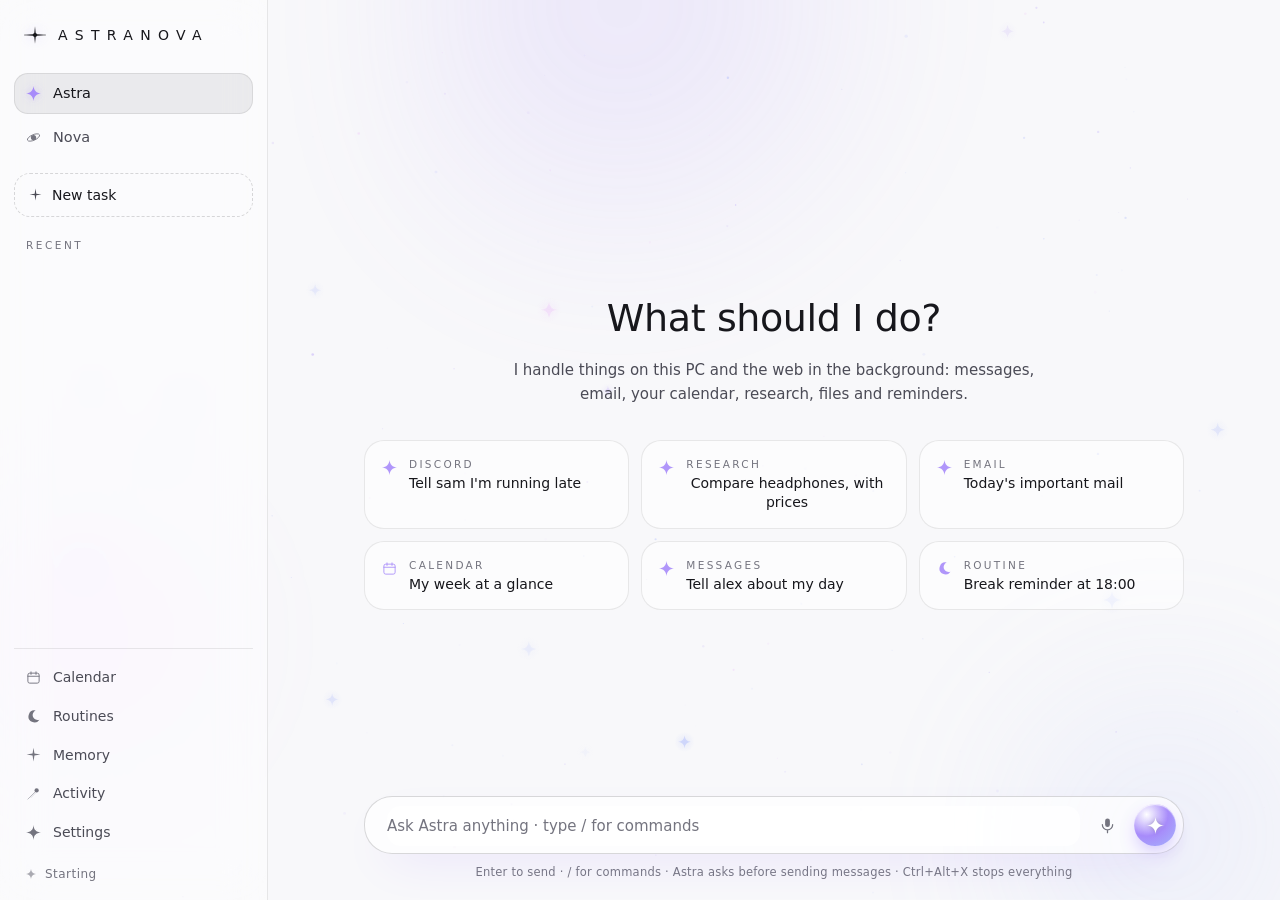
<file: ui/index.html>
<!doctype html>
<!-- Copyright (c) 2026 AIXENI (aixeni.xyz). All rights reserved. Proprietary, see LICENSE. Copying, modifying or redistributing any part of this file without written permission is prohibited. AN-AIXENI-7f3c9e21 -->
<html lang="en">
<head>
  <meta name="author" content="AIXENI">
  <meta name="copyright" content="Copyright (c) 2026 AIXENI (aixeni.xyz). All rights reserved. AN-AIXENI-7f3c9e21">
<meta charset="utf-8">
<meta name="viewport" content="width=device-width, initial-scale=1">
<title>AstraNova</title>
<link rel="stylesheet" href="style.css?v=2.6.1">
</head>
<body>
<!-- shared star shapes -->
<svg width="0" height="0" style="position:absolute" aria-hidden="true">
  <defs>
    <symbol id="star4" viewBox="0 0 24 24"><path d="M12 0C12.7 7.3 16.7 11.3 24 12C16.7 12.7 12.7 16.7 12 24C11.3 16.7 7.3 12.7 0 12C7.3 11.3 11.3 7.3 12 0Z"/></symbol>
    <symbol id="star4s" viewBox="0 0 24 24"><path d="M12 1L13.5 10.5L23 12L13.5 13.5L12 23L10.5 13.5L1 12L10.5 10.5Z"/></symbol>
    <symbol id="star8" viewBox="0 0 24 24"><path d="M12 0C12.6 8 16 11.4 24 12C16 12.6 12.6 16 12 24C11.4 16 8 12.6 0 12C8 11.4 11.4 8 12 0Z"/><path opacity=".55" d="M12 5.2L13.3 10.7L18.8 12L13.3 13.3L12 18.8L10.7 13.3L5.2 12L10.7 10.7Z" transform="rotate(45 12 12)"/></symbol>
    <symbol id="orbit" viewBox="0 0 24 24"><circle cx="12" cy="12" r="4.2"/><ellipse cx="12" cy="12" rx="10.5" ry="4.4" fill="none" stroke="currentColor" stroke-width="1.3" transform="rotate(-24 12 12)"/></symbol>
    <symbol id="moon" viewBox="0 0 24 24"><path d="M15.5 2.5A9.5 9.5 0 1 0 21.5 17A7.5 7.5 0 0 1 15.5 2.5Z"/></symbol>
    <symbol id="comet" viewBox="0 0 24 24"><circle cx="17" cy="7" r="3.4"/><path d="M14.6 9.4L3 21" stroke="currentColor" stroke-width="1.4" stroke-linecap="round" opacity=".55"/><path d="M15.8 10.6L8 18.5" stroke="currentColor" stroke-width="1" stroke-linecap="round" opacity=".35"/></symbol>
    <symbol id="house" viewBox="0 0 24 24"><path d="M3 11L12 3L21 11" fill="none" stroke="currentColor" stroke-width="1.5" stroke-linecap="round" stroke-linejoin="round"/><path d="M6 10V20H18V10" fill="none" stroke="currentColor" stroke-width="1.5" stroke-linejoin="round"/><path d="M12 12.2L12.6 14.4L14.8 15L12.6 15.6L12 17.8L11.4 15.6L9.2 15L11.4 14.4Z"/></symbol>
    <symbol id="flare" viewBox="0 0 24 24"><path d="M12 2.5L12.9 11.1L21.5 12L12.9 12.9L12 21.5L11.1 12.9L2.5 12L11.1 11.1Z"/><rect x="0" y="11.55" width="24" height=".9" rx=".45" opacity=".6"/><circle cx="12" cy="12" r="2.3"/></symbol>
    <symbol id="cal" viewBox="0 0 24 24"><rect x="3" y="5" width="18" height="16" rx="3" fill="none" stroke="currentColor" stroke-width="1.5"/><path d="M3 10H21M8 3V7M16 3V7" stroke="currentColor" stroke-width="1.5" stroke-linecap="round"/></symbol>
    <linearGradient id="gStroke" x1="0" y1="0" x2="1" y2="1"><stop offset="0" stop-color="#c4b5fd" stop-opacity=".9"/><stop offset=".5" stop-color="#a5b4fc" stop-opacity=".5"/><stop offset="1" stop-color="#f0abfc" stop-opacity=".8"/></linearGradient>
  </defs>
</svg>

<canvas id="sky"></canvas>
<canvas id="horizon" aria-hidden="true"></canvas>
<div class="aurora" aria-hidden="true"><i class="b1"></i><i class="b2"></i><i class="b3"></i></div>

<div id="app">
  <aside id="rail" class="glass">
    <div class="brand">
      <span class="brand-star"><svg><use href="#flare"/></svg></span>
      <span>ASTRANOVA</span>
    </div>
    <nav class="primary">
      <button class="nav active" data-view="chat"><svg class="ic"><use href="#star4"/></svg>Astra</button>
      <button class="nav" data-view="friend"><svg class="ic"><use href="#orbit"/></svg><span id="navFriend">Nova</span><b id="friendDot" class="ndot hidden"></b></button>
    </nav>
    <button id="newChat" class="newtask"><svg><use href="#star4s"/></svg>New task</button>
    <div class="rail-label">Recent</div>
    <nav id="convList"></nav>
    <div class="rail-bottom">
      <button id="panicBtn" class="panic hidden" title="Stop everything (Ctrl+Alt+X)"><svg><use href="#star4s"/></svg>Stop all<kbd>Ctrl Alt X</kbd></button>
      <button class="nav sm" data-view="calendar"><svg class="ic"><use href="#cal"/></svg>Calendar</button>
      <button class="nav sm" data-view="routines"><svg class="ic"><use href="#moon"/></svg>Routines</button>
      <button class="nav sm" data-view="memory"><svg class="ic"><use href="#star4s"/></svg>Memory</button>
      <button class="nav sm" data-view="activity"><svg class="ic"><use href="#comet"/></svg>Activity</button>
      <button class="nav sm" data-view="settings"><svg class="ic"><use href="#star8"/></svg>Settings</button>
      <div class="engine"><span id="engineDot" class="dot"></span><span id="engineText">Starting</span></div>
    </div>
  </aside>

  <main id="main">
    <!-- ASTRA CHAT -->
    <section id="view-chat" class="view active">
      <div id="thread">
        <div id="empty" class="empty">
          <div class="flare-wrap" id="drop"></div>
          <h1 id="greeting">What should I do?</h1>
          <p class="sub">I handle things on this PC and the web in the background: messages, email, your calendar, research, files and reminders.</p>
          <div class="chips">
            <button class="chip" data-text="Send sam on Discord: running 10 minutes late"><svg><use href="#star4"/></svg><b>Discord</b><span>Tell sam I'm running late</span></button>
            <button class="chip" data-text="Research the best budget noise-cancelling headphones right now"><svg><use href="#star4"/></svg><b>Research</b><span>Compare headphones, with prices</span></button>
            <button class="chip" data-text="What important emails did I get today?"><svg><use href="#star4"/></svg><b>Email</b><span>Today's important mail</span></button>
            <button class="chip" data-text="What's on my calendar this week?"><svg><use href="#cal"/></svg><b>Calendar</b><span>My week at a glance</span></button>
            <button class="chip" data-text="Tell alex about what happened to me today"><svg><use href="#star4"/></svg><b>Messages</b><span>Tell alex about my day</span></button>
            <button class="chip" data-text="Every day at 18:00 remind me to take a break"><svg><use href="#moon"/></svg><b>Routine</b><span>Break reminder at 18:00</span></button>
          </div>
        </div>
        <div id="messages"></div>
      </div>
      <div class="composer">
        <div id="slash" class="slash glass hidden"></div>
        <div class="composer-box glass">
          <textarea id="input" rows="1" placeholder="Ask Astra anything · type / for commands"></textarea>
          <button class="mic" data-stt="astra" title="Talk instead of typing (Ctrl+M)" aria-label="Speech to text"><svg viewBox="0 0 24 24"><rect x="9" y="3" width="6" height="11" rx="3"/><path d="M5.5 11a6.5 6.5 0 0 0 13 0M12 17.5V21" fill="none" stroke="currentColor" stroke-width="1.6" stroke-linecap="round"/></svg></button>
          <button id="sendBtn" class="send" title="Send (Enter)"><svg><use href="#star4"/></svg></button>
          <button id="stopBtn" class="send stop hidden" title="Stop"><i></i></button>
        </div>
        <div class="hint">Enter to send · / for commands · Astra asks before sending messages · Ctrl+Alt+X stops everything</div>
      </div>
    </section>

    <!-- FRIEND -->
    <section id="view-friend" class="view">
      <header class="friend-head">
        <div class="orb big" id="friendAvatar"><span>N</span></div>
        <div class="fh-text"><b id="friendName">Nova</b><small id="friendStatus">here</small></div>
        <span class="moodchip hidden" id="moodChip" title="Mood ambience"><i></i><span></span></span>
        <button class="btn-ghost sm" id="friendClear" title="Start over">Clear chat</button>
      </header>
      <div id="fthread">
        <div id="fempty" class="empty friend-empty">
          <div class="orb huge"><span id="fbigInitial">N</span></div>
          <p class="sub" id="fintro">Talk about anything, she remembers. Ask for something that needs doing and Astra works on it right here in this chat.</p>
        </div>
        <div id="fmessages"></div>
      </div>
      <div class="composer">
        <div class="composer-box glass">
          <textarea id="finput" rows="1" placeholder="Message Nova"></textarea>
          <button class="mic" data-stt="friend" title="Talk instead of typing (Ctrl+M)" aria-label="Speech to text"><svg viewBox="0 0 24 24"><rect x="9" y="3" width="6" height="11" rx="3"/><path d="M5.5 11a6.5 6.5 0 0 0 13 0M12 17.5V21" fill="none" stroke="currentColor" stroke-width="1.6" stroke-linecap="round"/></svg></button>
          <button id="fsendBtn" class="send" title="Send (Enter)"><svg><use href="#star4"/></svg></button>
        </div>
      </div>
    </section>

    <!-- CALENDAR -->
    <section id="view-calendar" class="view">
      <div class="page wide">
        <header class="page-head">
          <div><div class="eyebrow"><svg><use href="#cal"/></svg>Calendar</div><h2 id="calTitle">This month</h2><p class="sub">Your imported calendars plus everything you tell Nova. She uses it to know your day and to give you a heads-up.</p></div>
          <div class="cal-ctl">
            <button class="btn-ghost sm" id="calPrev" title="Previous">‹</button>
            <button class="btn-ghost sm" id="calToday">Today</button>
            <button class="btn-ghost sm" id="calNext" title="Next">›</button>
            <div class="seg sm" id="calMode"><button data-m="month" class="on">Month</button><button data-m="week">Week</button></div>
            <button class="btn-ghost sm" id="calRefresh">Refresh</button>
          </div>
        </header>
        <div class="cal-head" id="calDow"></div>
        <div id="calGrid" class="month"></div>
        <div class="dayview glass" id="calDay">
          <div class="dv-head"><b id="dvTitle"></b><small id="dvSub"></small></div>
          <div id="dvList"></div>
          <div class="dv-add"><input id="dvName" placeholder="Add something on this day"><input id="dvTime" placeholder="14:00" maxlength="5"><select id="dvRepeat" title="Repeat"><option value="">Once</option><option value="weekly">Every week</option><option value="biweekly">Every 2 weeks</option><option value="daily">Every day</option><option value="weekdays">Weekdays</option><option value="monthly">Every month</option></select><button class="btn sm" id="dvAdd">Add</button></div>
        </div>
        <p class="sub small" id="calHint">Add calendars in Settings › Calendar.</p>
      </div>
    </section>

    <!-- ROUTINES -->
    <section id="view-routines" class="view">
      <div class="page">
        <header class="page-head">
          <div><div class="eyebrow"><svg><use href="#moon"/></svg>Routines</div><h2>While you're away</h2><p class="sub">Reminders and tasks Astra runs by itself. Or just ask in chat: "every Friday at 20:00, post my stream schedule".</p></div>
          <button id="addRoutine" class="btn">New routine</button>
        </header>
        <div id="routineForm" class="card glass hidden">
          <input type="hidden" id="rId">
          <label>What should Astra do<textarea id="rPrompt" rows="3" placeholder="Remind me to start the stream / Make a fresh playlist from my recent listening"></textarea></label>
          <div class="grid3">
            <label>Name<input id="rTitle" placeholder="auto"></label>
            <label>When<input id="rWhen" placeholder="18:00 · tomorrow 9:00 · in 30 minutes"></label>
            <label>Repeat<select id="rRepeat"><option value="once">Once</option><option value="daily">Every day</option><option value="weekdays">Weekdays</option><option value="weekly">Every week</option><option value="hourly">Every hour</option><option value="every 30 minutes">Every 30 minutes</option></select></label>
          </div>
          <div class="row end"><button class="btn-ghost" id="rCancel">Cancel</button><button class="btn" id="rSave">Save</button></div>
        </div>
        <div id="routineList"></div>
      </div>
    </section>

    <!-- MEMORY -->
    <section id="view-memory" class="view">
      <div class="page">
        <header class="page-head"><div><div class="eyebrow"><svg><use href="#star4s"/></svg>Memory</div><h2>What they know about you</h2><p class="sub">Shared by Astra and Nova and kept up to date as you talk. Click a memory to edit it. Stored only on this PC.</p></div></header>
        <div class="row"><input id="memInput" class="grow" placeholder="Add something, e.g. I work Mon to Fri, 9 to 5"><button class="btn" id="memAdd">Add</button></div>
        <div id="memList" class="constellation"></div>
      </div>
    </section>

    <!-- ACTIVITY -->
    <section id="view-activity" class="view">
      <div class="page">
        <header class="page-head"><div><div class="eyebrow"><svg><use href="#comet"/></svg>Activity</div><h2>Trail</h2><p class="sub">Messages sent, playlists made, research, email auto replies, routines and Nova's check-ins.</p></div></header>
        <div id="activityList" class="log glass"></div>
      </div>
    </section>

    <!-- SETTINGS -->
    <section id="view-settings" class="view">
      <div class="page settings">
        <header class="page-head"><div><div class="eyebrow"><svg><use href="#star8"/></svg>Settings</div><h2>Tune AstraNova</h2></div></header>
        <div class="set-layout">
        <nav class="tabs">
          <div class="tgroup">You</div>
          <button class="tab active" data-tab="profile">Profile</button>
          <button class="tab" data-tab="context">Personal context</button>
          <button class="tab" data-tab="look">Appearance</button>
          <div class="tgroup">Nova &amp; Astra</div>
          <button class="tab" data-tab="friendset">Nova</button>
          <button class="tab" data-tab="model">Model</button>
          <button class="tab" data-tab="voice">Voice</button>
          <div class="tgroup">Connections</div>
          <button class="tab" data-tab="email">Email</button>
          <button class="tab" data-tab="calendar">Calendar</button>
          <button class="tab" data-tab="apps">Apps</button>
          <button class="tab" data-tab="accounts">Accounts</button>
          <button class="tab" data-tab="dcacct">Discord account</button>
          <button class="tab" data-tab="discord">Discord bot</button>
          <button class="tab" data-tab="telegram">Telegram</button>
          <button class="tab" data-tab="phone">iPhone</button>
          <div class="tgroup">Safety</div>
          <button class="tab" data-tab="safety">Safety &amp; browser</button>
          <div class="tgroup">AstraNova</div>
          <button class="tab" data-tab="about">About</button>
        </nav>
        <div class="set-panes">

        <div class="tabpane active" id="tab-profile">
          <p class="sub">Helps Astra write like you and fill things in. Stored only on this PC.</p>
          <div class="grid2">
            <label>What should Astra call you<input data-p="name" placeholder="Alex"></label>
            <label>Full name<input data-p="full_name"></label>
            <label>Legal name <span class="muted">private, official forms only</span><input data-p="legal_name"></label>
            <label>Date of birth <span class="muted">private</span><input data-p="birth_date" placeholder="DD.MM.YYYY"></label>
            <label>Address <span class="muted">private</span><input data-p="address"></label>
            <label>Email<input data-p="email"></label>
            <label>Phone<input data-p="phone"></label>
            <label>City<input data-p="city"></label>
            <label>Answers<select id="aStyle"><option value="concise">Short and direct</option><option value="detailed">Detailed when useful</option></select></label>
          </div>
          <label>About you <span class="muted">what you do, how you write, anything useful</span><textarea data-p="about" rows="4" placeholder="Student, into music and games. I write short, casual messages."></textarea></label>
          <label>Never share these <span class="muted">extra names, places or words, comma separated. Bots and Auto-Astra scrub them.</span><input id="privExtra" placeholder="my school, my street, my sister's name"></label>
          <div class="row"><button class="btn" id="saveProfile">Save</button><button class="btn-ghost" id="openWorkspace">Open my AstraNova folder</button></div>
        </div>

        <div class="tabpane" id="tab-look">
          <div class="sublabel">Background</div>
          <div class="seg" id="bgSeg"><button data-bg="light">Light</button><button data-bg="dark">Dark</button><button data-bg="horizon">Horizon</button></div>
          <p class="sub small" id="bgNote">Horizon: Astra's light over a moving sea. Uses a little of your graphics card and pauses when AstraNova is hidden.</p>
          <div class="sublabel">Accent</div>
          <div class="swatches" id="swatches"></div>
          <label class="toggle"><input type="checkbox" id="moodAccent"><span></span>Mood accent: colours follow the mood of the conversation</label>
          <p class="sub small" id="moodNow">Current mood: neutral</p>
          <div class="moodmap" id="moodMap"></div>
          <label class="toggle"><input type="checkbox" id="pMoods"><span></span>Let AstraNova invent new moods from how I talk (they get their own colours)</label>
          <div id="learnedMoods" class="learned-moods"></div>
          <div class="sublabel">Extras</div>
          <label class="toggle"><input type="checkbox" id="lWelcome"><span></span>Show the welcome screen when AstraNova opens</label>
          <label class="toggle"><input type="checkbox" id="lPeek"><span></span>Show what Astra's browser sees while she works</label>
          <label class="toggle"><input type="checkbox" id="lMotion"><span></span>Calm mode (fewer animations)</label>
        </div>

        <div class="tabpane" id="tab-context">
          <p class="sub">Everything Astra and Nova should know about you, in your own words. Import from ChatGPT (Settings > Data controls > Export, then pick <code>conversations.json</code>), Claude, Gemini or any notes. Astra keeps it up to date when things change.</p>
          <textarea id="ctxText" rows="18" class="mono" placeholder="## About me&#10;- ...&#10;&#10;## Music&#10;- ...&#10;&#10;## People&#10;- alex: best friend from ..."></textarea>
          <div class="row"><button class="btn" id="ctxSave">Save</button><button class="btn-ghost" id="ctxImport">Import a file</button><span id="ctxStatus" class="muted small"></span></div>
        </div>

        <div class="tabpane" id="tab-voice">
          <p class="sub">Spoken replies. Runs on your CPU, so it doesn't fight the language model for your GPU.</p>
          <label class="toggle"><input type="checkbox" id="vOn"><span></span>Speak replies out loud</label>
          <label class="toggle"><input type="checkbox" id="vAstra"><span></span>Astra speaks</label>
          <label class="toggle"><input type="checkbox" id="vFriend"><span></span>Your friend speaks</label>
          <div class="grid2">
            <label>Engine<select id="vEngine"><option value="windows">Windows voices (instant)</option><option value="piper">Piper (natural, ~60 MB per voice)</option></select></label>
            <label>Voice<select id="vVoice"></select></label>
            <label>Speed (Windows voices)<input id="vRate" type="number" min="-10" max="10" step="1"></label>
          </div>
          <div class="sublabel">Speech to text <span class="muted">the microphone button next to the message box, or Ctrl+M</span></div>
          <div class="grid2">
            <label>How<select id="sttEngine"><option value="windows">Windows voice typing (instant, words appear live, online)</option><option value="whisper">Whisper on this PC (private, nothing leaves your PC)</option></select></label>
            <label>Whisper model<select id="sttModel"><option value="base">Base: fast (60 MB)</option><option value="small">Small: more accurate (190 MB)</option></select></label>
          </div>
          <label class="toggle"><input type="checkbox" id="sttSend"><span></span>Send automatically when I stop talking (Whisper)</label>
          <div class="row"><button class="btn-ghost" id="sttGet">Download Whisper now</button></div>
          <div class="row"><button class="btn" id="vSave">Save</button><button class="btn-ghost" id="vGet">Download voice</button><button class="btn-ghost" id="vTest">Test</button><button class="btn-ghost" id="vStop">Stop speaking</button></div>
        </div>

        <div class="tabpane" id="tab-accounts">
          <p class="sub">Accounts Astra can use for you. Social media logins were removed on purpose: automated logins can get accounts locked.</p>
          <div class="appcard glass">
            <div class="ach"><b>University</b><span id="uniStatus" class="pill">-</span></div>
            <div class="grid2">
              <label>Type<select id="uniProv"><option value="moodle">Moodle</option><option value="canvas">Canvas</option><option value="browser">Other portal (browser)</option></select></label>
              <label>Portal URL<input id="uniUrl" placeholder="https://moodle.your-uni.edu"></label>
              <label>Username <span class="muted">Moodle</span><input id="uniUser"></label>
              <label>Password <span class="muted">Moodle</span><input id="uniPass" type="password"></label>
              <label>Access token <span class="muted">Canvas</span><input id="uniToken" type="password"></label>
            </div>
            <div class="row"><button class="btn" id="uniSave">Save</button><button class="btn-ghost" id="uniTest">Test</button><span id="uniOut" class="muted small"></span></div>
          </div>
        </div>

        <div class="tabpane" id="tab-dcacct">
          <div class="status-card glass"><span class="dot" id="daDot"></span><div><b id="daHead">Not connected</b><small id="daSub">Log in once. Astra then uses Discord in a hidden window, so it never takes over your screen.</small></div></div>
          <div class="row"><button class="btn" id="daLogin">Log in to Discord</button><button class="btn-ghost hidden" id="daLogout">Log out</button></div>
          <p class="warn small">Heads up: Discord's terms don't allow automating user accounts. Astra behaves like a person typing and only acts when you ask (or Auto-Astra is on), but there is a risk of account action. Your call.</p>
          <div class="sublabel">Rich Presence</div>
          <label class="toggle"><input type="checkbox" id="rpOn"><span></span>Show "Talking to Astra / Nova" on my Discord profile while I'm in AstraNova (no timer)</label>
          <label>Application ID <span class="muted">from discord.com/developers (your bot's app works). Under Rich Presence > Art Assets, upload the 1024×1024 image named "astra".</span><input id="rpId" placeholder="e.g. 1290000000000000000"></label>
          <div class="row"><button class="btn-ghost sm" id="rpImg">Show the 1024×1024 image</button></div>
          <p class="sub small" id="rpErr"></p>
          <div class="sublabel">Auto-Astra</div>
          <p class="sub small">While on, Astra answers DMs for you in your style. She never makes plans or promises, never shares private details, and pings you when someone needs the real you.</p>
          <label class="toggle"><input type="checkbox" id="aaOn"><span></span>Auto-Astra is on</label>
          <div class="grid2">
            <label>Who<select id="aaWho"><option value="allowlist">Only these people</option><option value="everyone">Everyone who DMs me</option></select></label>
            <label>People <span class="muted">comma separated</span><input id="aaAllow" placeholder="alex, sam"></label>
            <label>Check every (seconds)<input id="aaEvery" type="number" min="20" step="5"></label>
          </div>
          <label>How I write <span class="muted">optional</span><input id="aaStyle" placeholder="lowercase, short, lots of 'lol', no punctuation"></label>
          <label class="toggle"><input type="checkbox" id="aaDisclose"><span></span>Add "(astra)" to auto replies so people know</label>
          <div class="row"><button class="btn" id="aaSave">Save</button></div>
          <div id="aaLog" class="log glass small"></div>
        </div>

        <div class="tabpane" id="tab-telegram">
          <div class="status-card glass"><span class="dot" id="tgDot"></span><div><b id="tgHead">Not connected</b><small id="tgSub">Your friend on Telegram. /menu turns it into Astra for PC tasks and games.</small></div></div>
          <ol class="steps">
            <li>In Telegram open <b>@BotFather</b>, send <code>/newbot</code>, pick a name. Copy the token.</li>
            <li>Paste it here and press <b>Connect</b>, then tap the link and press <b>Start</b>.</li>
          </ol>
          <div class="grid2"><label>Bot token<input id="tgToken" type="password" placeholder="123456789:AAH..."></label><label>Only answer this Telegram username<input id="tgOwner" placeholder="Alex"></label></div>
          <div class="row"><button class="btn" id="tgConnect">Connect</button><button class="btn-ghost" id="tgTest">Send test</button><button class="btn-ghost hidden" id="tgDisconnect">Disconnect</button></div>
          <div id="tgLinkBox" class="callout hidden"><span>Open this and press Start:</span><a id="tgLink" href="#"></a></div>
          <p class="sub small">Commands: /menu, /friend, /astra, /play &lt;game&gt;, /games, /status, /stop.</p>
        </div>

        <div class="tabpane" id="tab-model">
          <div class="seg" id="providerSeg"><button data-prov="ollama">Local (your GPU)</button><button data-prov="openai">Cloud API</button></div>
          <div id="localModel">
            <p class="sub">Runs on your graphics card. Nothing leaves your PC.</p>
            <div class="status-card glass"><span class="dot on"></span><div><b id="gpuHead">Your graphics card</b><small id="gpuSub">Checking</small></div><button class="btn-ghost sm" id="mBest">Use the best for my GPU</button></div>
            <div class="sublabel">Language model</div>
            <div id="modelList"></div>
            <div class="sublabel">Screen vision <span class="muted">used when an app has no readable buttons</span></div>
            <div id="visionList"></div>
            <div id="modelProgress" class="progress hidden"><div></div></div>
            <div class="sublabel">Downloaded models <span class="muted">on this PC's disk</span></div>
            <div id="localModels" class="localmodels"><p class="sub small">Loading</p></div>
            <div class="row"><button class="btn-ghost" id="mClean">Delete unused models</button></div>
            <label>Free the graphics card when idle<select id="mKeep"><option value="2m">After 2 minutes (best for gaming)</option><option value="10m">After 10 minutes (recommended)</option><option value="30m">After 30 minutes</option><option value="always">Keep the model loaded (fastest replies)</option></select></label>
            <label>Laptop mode <span class="muted">for PCs without a graphics card: quicker replies</span><select id="mLight"><option value="auto">Automatic (on when there's no graphics card)</option><option value="on">Always on</option><option value="off">Off</option></select></label>
            <label class="toggle"><input type="checkbox" id="mThink"><span></span>Deep reasoning (slower, better for complex tasks)</label>
            <div class="grid2">
              <label>Normal context<select id="mCtx"><option value="8192">8K - small GPUs</option><option value="12288">12K - 8 GB GPUs</option><option value="16384">16K - fastest</option><option value="24576">24K - recommended</option><option value="32768">32K - more VRAM</option></select></label>
              <label>Grow automatically up to<select id="mMaxCtx"><option value="0">Don't grow</option><option value="16384">16K - 8 GB GPUs</option><option value="24576">24K - 12 GB GPUs</option><option value="32768">32K</option><option value="49152">48K - recommended for 16 GB</option><option value="65536">64K - needs more VRAM</option><option value="131072">128K - big GPUs only</option></select></label>
            </div>
            <p class="sub small">Big jobs and long chats switch to a bigger context on their own and go back afterwards. Long chats are also summarized, so nothing important is forgotten.</p>
          </div>
          <div id="cloudModel" class="hidden">
            <p class="sub">Use a bigger model through any OpenAI-compatible API for extra intelligence. Task messages and screenshots go to that provider.</p>
            <div class="grid2">
              <label>Provider<select id="cPreset"><option value="https://api.openai.com/v1">OpenAI</option><option value="https://openrouter.ai/api/v1">OpenRouter</option><option value="https://api.groq.com/openai/v1">Groq</option><option value="http://127.0.0.1:1234/v1">LM Studio (local)</option><option value="custom">Custom</option></select></label>
              <label>API base URL<input id="cBase"></label>
              <label>Model<input id="cModel" placeholder="gpt-4.1-mini"></label>
              <label>Vision model <span class="muted">empty = same</span><input id="cVision"></label>
            </div>
            <label>API key<input id="cKey" type="password" placeholder="sk-..."></label>
            <div class="row"><button class="btn" id="cSave">Save</button><button class="btn-ghost" id="cTest">Test</button><span id="cStatus" class="muted small"></span></div>
          </div>
        </div>

        <div class="tabpane" id="tab-apps">
          <p class="sub">Astra can operate any app in the background. These connections make the common ones fast and precise.</p>
          <div class="appcard glass">
            <div class="ach"><b>Spotify</b><span id="spStatus" class="pill">Not connected</span></div>
            <ol class="steps">
              <li>Open <a href="https://developer.spotify.com/dashboard">developer.spotify.com/dashboard</a>, log in, <b>Create app</b>, tick <b>Web API</b>.</li>
              <li>Add this Redirect URI: <code id="spRedirect"></code></li>
              <li>Copy the <b>Client ID</b> here and press Connect. Approve in the browser.</li>
            </ol>
            <div class="row"><input id="spClient" class="grow" placeholder="Client ID"><button class="btn" id="spConnect">Connect</button><button class="btn-ghost hidden" id="spDisconnect">Disconnect</button></div>
          </div>
          <div class="appcard glass">
            <div class="ach"><b>Apple Music</b><span class="pill">Through the app</span></div>
            <p class="sub small">Apple has no Windows API, so Astra operates the Apple Music app directly.</p>
            <label>Music app Astra uses by default<select id="musicService"><option value="spotify">Spotify</option><option value="apple_music">Apple Music</option></select></label>
          </div>
          <div class="row"><button class="btn" id="saveApps">Save</button><span id="appOut" class="muted small"></span></div>
          <details class="more"><summary>App playbooks <span class="muted">(tips Astra follows per app - edit to teach it your setup)</span></summary>
            <div class="row"><select id="pbSelect" class="grow"></select></div>
            <textarea id="pbText" rows="10" class="mono"></textarea>
            <div class="row"><button class="btn" id="pbSave">Save playbook</button><button class="btn-ghost" id="pbReset">Reset to default</button></div>
          </details>
        </div>

        <div class="tabpane" id="tab-discord">
          <div class="status-card glass"><span class="dot" id="dcDot"></span><div><b id="dcHead">Off</b><small id="dcSub">Run Astra as a Discord bot. Optional.</small></div></div>
          <ol class="steps">
            <li>Open <a href="https://discord.com/developers/applications">discord.com/developers/applications</a> › <b>New Application</b> (name it Astra).</li>
            <li><b>Bot</b> tab › <b>Reset Token</b> › copy it. Turn on <b>Message Content Intent</b> on the same page.</li>
            <li>Paste the token here, switch the bot on, press <b>Save &amp; connect</b>.</li>
            <li>Add the bot to your server with the invite link, press <b>Pair</b> and DM the bot the code.</li>
          </ol>
          <label>Bot token<input id="dcToken" type="password" placeholder="paste token"></label>
          <label class="toggle"><input type="checkbox" id="dcEnabled"><span></span>Bot is on</label>
          <div class="row"><button class="btn" id="dcConnect">Save &amp; connect</button><button class="btn-ghost" id="dcPair">Pair</button><button class="btn-ghost" id="dcTest">Send test DM</button><button class="btn-ghost hidden" id="dcUnpair">Unpair</button></div>
          <div id="dcInvite" class="callout hidden"><span>Add the bot to your server:</span><a id="dcInviteLink" href="#"></a></div>
          <div id="dcCode" class="callout hidden"><span>DM your bot exactly this (valid 10 minutes):</span><b class="code" id="dcCodeText"></b></div>
          <div class="sublabel">How it behaves</div>
          <p class="sub small">The bot is always Nova. Nobody gets PC control through Discord. With other people it has no memories and every reply is scrubbed for personal details.</p>
          <label>Your Discord username <span class="muted">only this account can launch games ("play bg3")</span><input id="dcOwnerName" placeholder="Alex"></label>
          <label class="toggle"><input type="checkbox" id="dcServers"><span></span>Answer when @mentioned in servers</label>
          <label>Other people<select id="dcOthers"><option value="friend">Talk to them as Nova</option><option value="off">Ignore them</option></select></label>
          <label class="toggle"><input type="checkbox" id="dcApprovals"><span></span>Send approvals to my DMs</label>
          <label class="toggle"><input type="checkbox" id="dcUpdates"><span></span>DM me when a longer task finishes</label>
          <div class="row"><button class="btn" id="dcSaveOpts">Save</button></div>
          <p class="sub small">Other people never get access to your PC, files, accounts or memory.</p>
          <div class="sublabel">In your DMs with friends</div>
          <p class="sub small">Add the bot to your own Discord account once. Then, in any DM or group chat, type <b id="dcCmd">/nova</b> and a message: she answers right there in the chat for everyone to see, in public mode (no memories, nothing personal, no PC). People can also DM the bot directly to chat with her.</p>
          <div id="dcUser" class="callout hidden"><span>Add to your account:</span><a id="dcUserLink" href="#"></a></div>
          <p class="sub small">If the command doesn't show up: in the Developer Portal open your app › <b>Installation</b>, tick <b>User Install</b>, add the <b>applications.commands</b> scope, save, then use the link again. Discord can take a few minutes to show new commands.</p>
        </div>

        <div class="tabpane" id="tab-friendset">
          <div class="grid2"><label>Name<input id="fName"></label><div></div></div>
          <label>Personality <span class="muted">who she is, what she's into</span><textarea id="fPersona" rows="5"></textarea></label>
          <label class="toggle"><input type="checkbox" id="fGenz"><span></span>Texts like someone in their early 20s: lowercase, no periods, no emojis (always, no matter what the model writes)</label>
          <label class="toggle"><input type="checkbox" id="fHandoff"><span></span>Hands jobs to Astra automatically (Astra works inside Nova's chat, Nova tells you the result)</label>
          <label class="toggle"><input type="checkbox" id="fMemory"><span></span>Remember things from chats automatically</label>
          <label class="toggle"><input type="checkbox" id="fEvents"><span></span>Put plans with a day or time into the calendar automatically</label>
          <div class="sublabel">Texting first</div>
          <label class="toggle"><input type="checkbox" id="fProactive"><span></span>Nova can message you first: calendar heads-ups, important mail, asking about your day</label>
          <div class="grid3">
            <label>How often<select id="fLevel"><option value="rare">Rarely (about once a day)</option><option value="normal">Sometimes (up to 3 a day)</option><option value="often">Often (up to 5 a day)</option></select></label>
            <label>Quiet from<input id="fQuietA" type="time"></label>
            <label>Quiet until<input id="fQuietB" type="time"></label>
          </div>
          <label class="toggle"><input type="checkbox" id="fDiscord"><span></span>Also send her messages to my Discord DMs (needs the Discord bot)</label>
          <div class="row"><button class="btn" id="fSave">Save</button></div>
          <div class="sublabel">Growing with you</div>
          <label class="toggle"><input type="checkbox" id="pAdapt"><span></span>Nova adapts to how I talk (learns your texting style and what kind of replies you like, every few hours)</label>
          <div class="learned glass"><b>What she's learned</b><p id="pStyle" class="sub small">Nothing yet. She learns after you've chatted a bit.</p></div>
          <div class="row"><button class="btn-ghost" id="pLearn">Learn now</button><button class="btn-ghost" id="pForgetStyle">Forget it</button></div>
          <p class="sub small">Only how you talk is learned here, never facts about your life (those are in Memory).</p>
        </div>

        <div class="tabpane" id="tab-about">
          <div class="about glass">
            <div class="about-mark"><svg><use href="#flare"/></svg></div>
            <div class="about-name">ASTRANOVA</div>
            <div class="about-ver" id="aboutVer"></div>
            <p class="about-line">Astra gets things done, Nova is your friend. Everything runs on your own PC.</p>
            <p class="about-love">Made with love by <a href="https://aixeni.xyz/">AIXENI</a></p>
            <a class="btn-ghost" href="https://aixeni.xyz/">aixeni.xyz</a>
          </div>
          <div class="upd glass hidden" id="updBox">
            <label class="toggle"><input type="checkbox" id="updAuto"><span></span>Keep AstraNova up to date on its own (new versions download in the background and go in when you close it)</label>
            <div class="upd-row"><span id="updLine" class="muted">Up to date</span>
              <button class="btn-ghost" id="updCheck">Check now</button>
              <button class="btn hidden" id="updGo">Restart to update</button></div>
          </div>
        </div>

        <div class="tabpane" id="tab-safety">
          <label class="toggle"><input type="checkbox" id="sBg"><span></span>Work in the background: never take over my screen without asking</label>
          <label class="toggle"><input type="checkbox" id="sDisk"><span></span>Full disk access (all drives; private folders like browser profiles and password managers stay blocked)</label>
          <label class="toggle"><input type="checkbox" id="sControl"><span></span>Allow Astra to operate apps on this PC</label>
          <label class="toggle"><input type="checkbox" id="sMsg"><span></span>Ask before sending any message</label>
          <label class="toggle"><input type="checkbox" id="sCmd"><span></span>Ask before running commands</label>
          <label class="toggle"><input type="checkbox" id="sFiles"><span></span>Ask before overwriting files</label>
          <label class="toggle"><input type="checkbox" id="sEmail"><span></span>Ask before sending email</label>
          <label class="toggle"><input type="checkbox" id="sHotkey"><span></span>Ctrl+Alt+X stops everything (restart to apply)</label>
          <label>Never touch these apps <span class="muted">comma separated, matched against window titles</span><input id="sBlocked"></label>
          <div class="sublabel">Astra's browser</div>
          <label class="toggle"><input type="checkbox" id="bHeadless"><span></span>Keep the browser hidden (it only shows up if Astra asks and you say yes, e.g. for a CAPTCHA)</label>
          <label>Cookie banners<select id="bCookies"><option value="decline">Decline them (accept only if there's no other way in)</option><option value="accept">Accept them</option><option value="off">Leave them alone</option></select></label>
          <label>Extensions folder <span class="muted">optional: unpacked extensions (folders with manifest.json), e.g. an ad blocker</span><span class="pair"><input id="bExt" placeholder="none"><button class="btn-ghost" id="bExtPick">Choose</button></span></label>
          <div class="row"><button class="btn" id="saveSafety">Save</button><button class="btn-ghost" id="reindex">Rebuild file index</button><button class="btn-ghost" id="openData">Open data folder</button></div>
          <div class="danger glass">
            <div><b>Start over</b><small>Deletes everything AstraNova knows and every connection, then starts fresh like a new install.</small></div>
            <button class="btn-danger" id="resetOpen">Reset AstraNova</button>
          </div>
        </div>

        <div class="tabpane" id="tab-email">
          <p class="sub">Add as many accounts as you like. Google accounts: turn on 2-step verification, then create an app password at myaccount.google.com/apppasswords and paste it here (not your normal password).</p>
          <div id="mailAccounts"></div>
          <button class="btn-ghost" id="mailAdd">Add account</button>
          <div id="mailForm" class="card glass hidden">
            <input type="hidden" id="maId">
            <div class="grid2">
              <label>Name for this account<input id="maLabel" placeholder="Uni, Personal, Commissions..."></label>
              <label>Email address<input id="maAddress"></label>
              <label>App password<input id="maPassword" type="password"></label>
              <label>Login name <span class="muted">if different</span><input id="maUser"></label>
              <label>IMAP server<input id="maImap"></label>
              <label>SMTP server and port<span class="pair"><input id="maSmtp"><input id="maPort" class="port"></span></label>
            </div>
            <label class="toggle"><input type="checkbox" id="maWatch" checked><span></span>Watch this inbox (sort new mail, tell me about important ones)</label>
            <label>Always important <span class="muted">senders, domains or words, comma separated</span><input id="maImportant" placeholder="@univie.ac.at, moodle, exam, professor"></label>
            <div class="row end"><span id="maStatus" class="muted small grow"></span><button class="btn-ghost" id="maCancel">Cancel</button><button class="btn-ghost" id="maTest">Test</button><button class="btn" id="maSave">Save account</button></div>
          </div>
          <div class="sublabel">Inbox watcher</div>
          <div class="grid2">
            <label>Check every<select id="mEvery"><option value="5">5 minutes</option><option value="10">10 minutes</option><option value="30">30 minutes</option><option value="60">hour</option></select></label>
            <div></div>
          </div>
          <label class="toggle"><input type="checkbox" id="mNotify"><span></span>Nova tells me about important mail (uni, real people, deadlines)</label>
          <div class="sublabel">Filter</div>
          <label class="toggle"><input type="checkbox" id="fOnly"><span></span>Only show me important mail when I ask about my inbox</label>
          <p class="sub small" style="margin:4px 0 8px">Never show or announce these:</p>
          <div class="chipset" id="fHide"></div>
          <div class="grid2">
            <label>Always important <span class="muted">senders or words, one per line</span><textarea id="fAlways" rows="3" placeholder="@myuni.edu&#10;professor&#10;invoice"></textarea></label>
            <label>Always ignore <span class="muted">senders or words, one per line</span><textarea id="fNever" rows="3" placeholder="@marketing.example.com&#10;webinar"></textarea></label>
          </div>
          <div class="sublabel">Auto reply</div>
          <label class="toggle"><input type="checkbox" id="mAuto"><span></span>Reply automatically to proposals, commissions, collaborations and bookings</label>
          <label>Reply text <span class="muted">{name} = their first name, {owner} = your name</span><textarea id="mAutoText" rows="5"></textarea></label>
          <label>Never auto-reply to <span class="muted">one address or @domain per line</span><textarea id="mBlacklist" rows="3" placeholder="spammy@agency.com&#10;@promo-network.net"></textarea></label>
          <div class="row"><button class="btn" id="saveMail">Save</button><button class="btn-ghost" id="checkMail">Check mail now</button></div>
          <details class="more"><summary>Recently sorted mail</summary><div id="mailLog" class="log glass"></div></details>
        </div>

        <div class="tabpane" id="tab-calendar">
          <p class="sub">Import your calendars so Nova and Astra know your day. Google Calendar: Settings › your calendar › Integrate calendar › <b>Secret address in iCal format</b>. Outlook: Settings › Calendar › Shared calendars › Publish › ICS link. Or pick an .ics file.</p>
          <div id="calSources"></div>
          <div class="row"><input id="calName" placeholder="Name (Uni, Work...)"><input id="calUrl" class="grow" placeholder="https://calendar.google.com/calendar/ical/.../basic.ics"><button class="btn-ghost" id="calPick">Pick .ics file</button><button class="btn" id="calAdd">Add</button></div>
          <label>Remind me before events<select id="calRemind"><option value="10">10 minutes</option><option value="30">30 minutes</option><option value="60">1 hour</option></select></label>
        </div>

        <div class="tabpane" id="tab-phone">
          <p class="sub">Use AstraNova on your iPhone: chat with Nova, watch Astra's jobs and approve things from anywhere. Your PC does the work; the phone connects to it through a secure Cloudflare link.</p>
          <label class="toggle"><input type="checkbox" id="phOn"><span></span>Phone link is on</label>
          <label class="toggle"><input type="checkbox" id="phTunnel"><span></span>Reachable from anywhere (Cloudflare tunnel, downloads a small helper once)</label>
          <label class="toggle"><input type="checkbox" id="phLan"><span></span>Also reachable on home Wi-Fi without the tunnel</label>
          <div class="status-card glass"><span class="dot" id="phDot"></span><div><b id="phHead">Off</b><small id="phSub">Turn it on, then scan the code with your iPhone camera.</small></div></div>
          <div id="phBox" class="phone-box hidden">
            <div id="phQr" class="qr"></div>
            <div class="phone-steps">
              <ol class="steps">
                <li>Scan the code with the iPhone camera, or open the link in Safari.</li>
                <li>Tap Share › <b>Add to Home Screen</b>. AstraNova now opens like an app.</li>
                <li>The link changes when AstraNova restarts. With the Discord bot paired, the new link is sent to your DMs automatically.</li>
              </ol>
              <div class="row"><button class="btn-ghost sm" id="phCopy">Copy link</button><button class="btn-ghost sm" id="phDm">Send link to my Discord</button><button class="btn-ghost sm" id="phNewKey">New secret key</button></div>
            </div>
          </div>
        </div>

        </div>
        </div>
      </div>
    </section>
  </main>
</div>

<!-- START OVER -->
<div id="resetDlg" class="overlay hidden" role="dialog" aria-modal="true" aria-labelledby="resetTitle">
  <div class="reset-card glass">
    <div class="warn-tag">This can't be undone</div>
    <h2 id="resetTitle">Delete everything and start over?</h2>
    <p class="sub">AstraNova goes back to how it was on the very first start. This deletes:</p>
    <ul class="gone-list">
      <li>Every chat with Astra and Nova, all tasks and routines</li>
      <li>Everything they remember about you, and your personal context</li>
      <li>Your calendar, email accounts and their passwords, mail history</li>
      <li>Discord, Telegram, Spotify, phone link and browser logins</li>
      <li>All settings, including your name and appearance</li>
    </ul>
    <p class="sub small">Kept: downloaded AI models and voices, so starting again is quick.</p>
    <label class="toggle"><input type="checkbox" id="resetWs"><span></span>Also delete the files Astra saved in Documents\AstraNova</label>
    <label><span>Type <b>DELETE</b> to confirm</span><input id="resetPhrase" autocomplete="off" spellcheck="false" placeholder="DELETE"></label>
    <div class="row"><button class="btn-danger" id="resetGo" disabled>Delete everything</button><button class="btn-ghost" id="resetCancel">Keep everything</button></div>
  </div>
</div>
<div id="resetFx" class="reset-fx hidden" aria-hidden="true"><div class="rfx-flare"><svg><use href="#flare"/></svg></div><div class="rfx-text" id="resetFxText"></div></div>

<!-- WELCOME -->
<div id="welcome" class="overlay hidden">
  <div class="welcome glass">
    <div class="flare-wrap big" id="wEmblem"></div>
    <div class="wdate" id="wDate"></div>
    <h1 id="wHello">Hi.</h1>
    <div id="wOnboard" class="onboard hidden">
      <label>What should Nova and Astra call you?<input id="wName" placeholder="Your name or nickname"></label>
    </div>
    <ul id="wToday" class="wtoday"></ul>
    <p id="wNova" class="wnova hidden"></p>
    <div class="wactions">
      <button class="btn" id="wNovaBtn">Talk to Nova</button>
      <button class="btn-ghost" id="wAstraBtn">Give Astra a task</button>
    </div>
    <label class="toggle small"><input type="checkbox" id="wShow" checked><span></span>Show this when AstraNova opens</label>
  </div>
</div>

<!-- SETUP -->
<div id="setup" class="overlay hidden">
  <div class="setup-card glass">
    <div class="flare-wrap small" id="setupDrop"></div>
    <div class="brand big"><span>ASTRANOVA</span></div>
    <p class="sub">First start. AstraNova installs a local AI model that runs on your graphics card. A few minutes, once.</p>
    <div class="setup-steps">
      <div class="sstep" data-step="engine"><span class="ind"><svg><use href="#star4"/></svg></span><div><b>AI engine</b><small>Ollama</small></div><em>Waiting</em></div>
      <div class="sstep" data-step="model"><span class="ind"><svg><use href="#star4"/></svg></span><div><b>Language model</b><small id="setupModelName">Qwen3 14B, about 9 GB</small></div><em>Waiting</em></div>
      <div class="sstep" data-step="vision"><span class="ind"><svg><use href="#star4"/></svg></span><div><b>Screen vision</b><small id="setupVisionName">Qwen2.5-VL 7B, about 6 GB</small></div><em>Waiting</em></div>
      <div class="sstep" data-step="browser"><span class="ind"><svg><use href="#star4"/></svg></span><div><b>Browser</b><small>Microsoft Edge</small></div><em>Waiting</em></div>
    </div>
    <div id="setupBar" class="progress"><div></div></div>
    <p id="setupError" class="error hidden"></p>
    <button id="setupStart" class="btn wide">Install and start</button>
    <details class="more setup-cloud"><summary>Use a cloud API instead (no download)</summary>
      <label>API base URL<input id="sCloudBase" value="https://api.openai.com/v1"></label>
      <label>Model<input id="sCloudModel" value="gpt-4.1-mini"></label>
      <label>API key<input id="sCloudKey" type="password"></label>
      <button class="btn-ghost wide" id="sCloudGo">Use cloud and continue</button>
    </details>
  </div>
</div>

<script src="sky.js?v=2.6.1"></script>
<script src="horizon.js?v=2.6.1"></script>
<script src="app.js?v=2.6.1"></script>
</body>
</html>
</file>
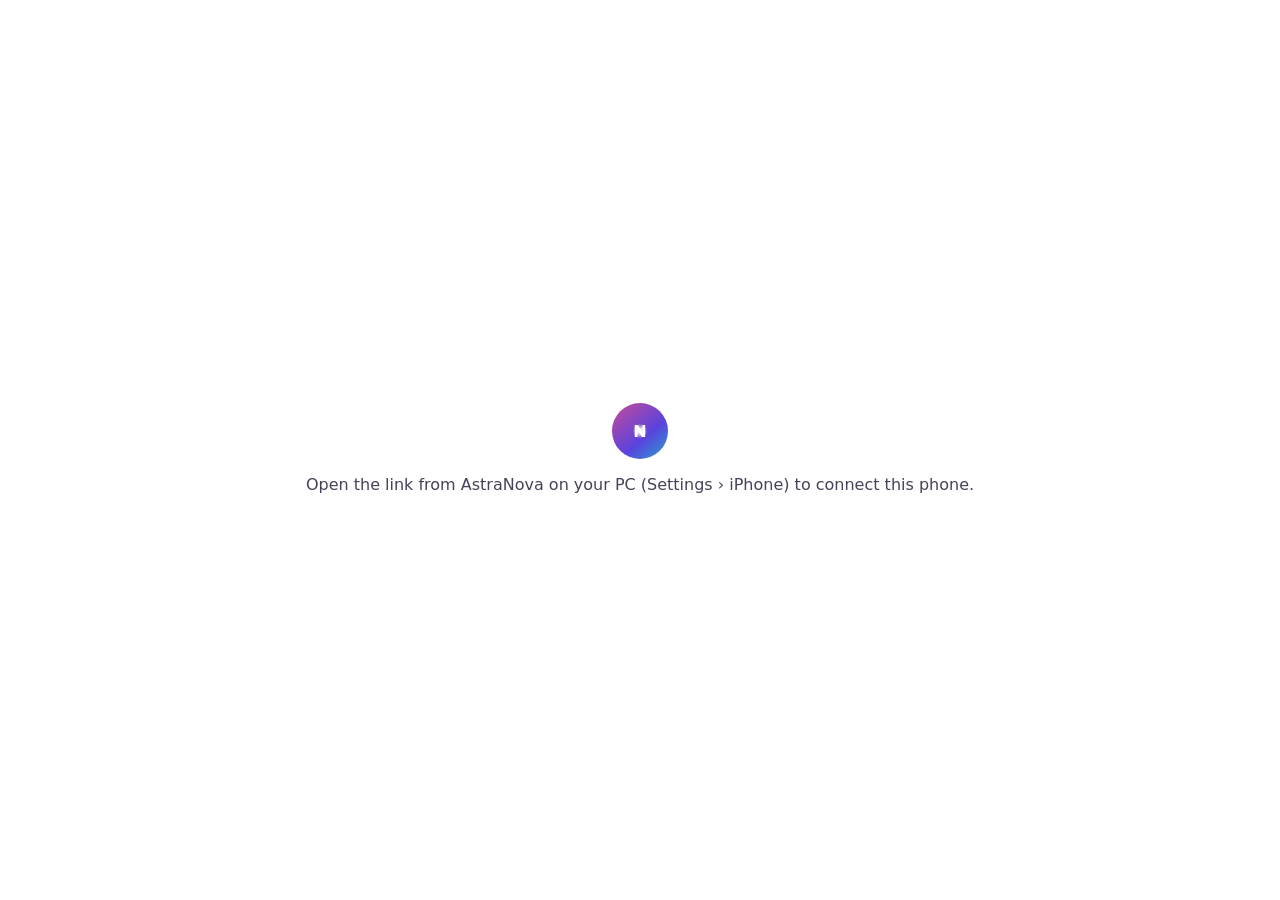
<file: ui/mobile/index.html>
<!doctype html>
<!-- Copyright (c) 2026 AIXENI (aixeni.xyz). All rights reserved. Proprietary, see LICENSE. Copying, modifying or redistributing any part of this file without written permission is prohibited. AN-AIXENI-7f3c9e21 -->
<html lang="en">
<head>
<meta charset="utf-8">
<meta name="viewport" content="width=device-width, initial-scale=1, viewport-fit=cover, interactive-widget=resizes-content">
<meta name="apple-mobile-web-app-capable" content="yes">
<meta name="mobile-web-app-capable" content="yes">
<meta name="apple-mobile-web-app-status-bar-style" content="default">
<meta name="apple-mobile-web-app-title" content="AstraNova">
<meta name="theme-color" content="#ffffff" media="(prefers-color-scheme: light)">
<meta name="theme-color" content="#0c0b12" media="(prefers-color-scheme: dark)">
<link rel="apple-touch-icon" href="/icon.png">
<link rel="manifest" href="/manifest.json">
<title>AstraNova</title>
<style>
:root { --bg: #fff; --surface: #f6f5fa; --raised: #fff; --sunk: #efedf6; --ink: #17141f; --ink2: #474257; --ink3: #67627a; --line: #e3e0ec;
  --accent: #5a43dd; --accent-soft: #eeeafe; --me: #5a43dd; --bad: #b8325a; --ok: #1f8a5b; --cyan: #2a9fd0; --rose: #c84b98; color-scheme: light; }
@media (prefers-color-scheme: dark) { :root { --bg: #0c0b12; --surface: #12111a; --raised: #1a1825; --sunk: #221f2f; --ink: #f2f0f8; --ink2: #c3bfd4;
  --ink3: #948fa8; --line: #2a2738; --accent: #9d8dff; --accent-soft: #241f3f; --me: #6c56ee; --bad: #ff7fa2; --ok: #4cc08a; color-scheme: dark; } }
* { box-sizing: border-box; -webkit-tap-highlight-color: transparent; }
html, body { margin: 0; height: 100%; background: var(--bg); color: var(--ink); font: 400 16px/1.45 -apple-system, "SF Pro Text", system-ui, sans-serif; }
body { display: flex; flex-direction: column; height: 100dvh; }
header { display: flex; align-items: center; gap: 11px; padding: calc(env(safe-area-inset-top) + 10px) 16px 10px; border-bottom: 1px solid var(--line);
  background: color-mix(in srgb, var(--bg) 90%, transparent); backdrop-filter: blur(12px); position: relative; overflow: hidden; }
header::after { content: ""; position: absolute; left: 30%; right: -20%; top: calc(env(safe-area-inset-top) + 30px); height: 1px;
  background: linear-gradient(90deg, transparent, color-mix(in srgb, var(--accent) 50%, transparent), transparent); }
.orb { position: relative; width: 36px; height: 36px; border-radius: 50%; flex: none; display: grid; place-items: center; color: #fff; font-weight: 600;
  background: radial-gradient(circle, #fff 0 4%, transparent 18%), linear-gradient(140deg, var(--rose), var(--accent) 60%, var(--cyan)); }
.orb.sm { width: 26px; height: 26px; font-size: 12px; }
header b { display: block; font-size: 17px; } header small { color: var(--ink3); font-size: 13px; }
header .grow { flex: 1; }
header button { background: none; border: 1px solid var(--line); color: var(--ink2); border-radius: 8px; padding: 5px 10px; font: inherit; font-size: 13px; }
#list { flex: 1; overflow-y: auto; padding: 12px 12px 6px; -webkit-overflow-scrolling: touch; }
.m { display: flex; gap: 8px; align-items: flex-end; margin: 3px 0; }
.m.first { margin-top: 12px; }
.m .b { max-width: 80%; padding: 8px 13px; border-radius: 18px; background: var(--raised); border: 1px solid var(--line); white-space: pre-wrap; word-wrap: break-word; }
.m:not(.me) .b { border-bottom-left-radius: 5px; }
.m.me { justify-content: flex-end; } .m.me .b { background: var(--me); color: #fff; border-color: transparent; border-bottom-right-radius: 5px; }
.m .orb { visibility: hidden; } .m.first .orb { visibility: visible; }
a { color: var(--accent); word-break: break-all; } .m.me a { color: #fff; }
.task { margin: 10px 0 10px 34px; border: 1px solid var(--line); border-radius: 12px; background: var(--surface); overflow: hidden; }
.task .th { display: flex; gap: 10px; align-items: center; padding: 9px 11px; }
.task .th div { flex: 1; min-width: 0; } .task .th b { font-size: 13px; display: block; }
.task .th span { font-size: 13px; color: var(--ink2); display: block; overflow: hidden; text-overflow: ellipsis; white-space: nowrap; }
.task .st { font-size: 12px; color: var(--ink3); white-space: nowrap; } .task.running .st { color: var(--accent); }
.task .steps { padding: 0 11px 9px 22px; font-size: 13px; color: var(--ink3); display: none; }
.task.open .steps { display: block; }
.task .steps div { padding: 1px 0; white-space: nowrap; overflow: hidden; text-overflow: ellipsis; }
.task .steps div::before { content: ""; display: inline-block; width: 6px; height: 6px; border-radius: 50%; background: var(--accent); margin-right: 8px; vertical-align: 2px; }
.req { margin: 10px 0 10px 34px; padding: 12px; border-radius: 12px; border: 1.5px solid var(--accent); background: var(--raised); }
.req b { display: block; margin-bottom: 6px; } .req pre { white-space: pre-wrap; font: 13px/1.45 ui-monospace, monospace; background: var(--sunk); padding: 8px; border-radius: 8px; max-height: 240px; overflow: auto; }
.req .row { display: flex; gap: 8px; margin-top: 8px; } .req input { flex: 1; }
.req.done { opacity: .6; border-color: var(--line); }
button.p, button.g { font: inherit; font-size: 15px; border-radius: 10px; padding: 9px 16px; border: 1px solid transparent; }
button.p { background: var(--accent); color: #fff; } button.g { background: var(--raised); border-color: var(--line); color: var(--ink); }
.typing { display: inline-flex; gap: 4px; } .typing i { width: 7px; height: 7px; border-radius: 50%; background: var(--accent); animation: d 1.2s infinite; }
.typing i:nth-child(2) { animation-delay: .15s; } .typing i:nth-child(3) { animation-delay: .3s; }
@keyframes d { 0%, 80%, 100% { opacity: .25; } 40% { opacity: 1; } }
footer { display: flex; gap: 8px; align-items: flex-end; padding: 8px 10px calc(env(safe-area-inset-bottom) + 8px); border-top: 1px solid var(--line); background: var(--bg); }
textarea, input { flex: 1; font: inherit; color: var(--ink); background: var(--raised); border: 1px solid var(--line); border-radius: 20px; padding: 9px 14px; resize: none; max-height: 140px; outline: none; }
textarea:focus, input:focus { border-color: var(--accent); }
#send { width: 40px; height: 40px; border-radius: 50%; border: 0; flex: none; color: #fff; display: grid; place-items: center;
  background: radial-gradient(circle, #fff 0 6%, transparent 22%), linear-gradient(135deg, var(--accent), var(--cyan)); }
#send svg { width: 20px; height: 20px; fill: #fff; }
.center { flex: 1; display: grid; place-items: center; text-align: center; padding: 30px; color: var(--ink2); }
.toast { position: fixed; left: 12px; right: 12px; top: calc(env(safe-area-inset-top) + 64px); padding: 10px 14px; border-radius: 12px; background: var(--ink); color: var(--bg); font-size: 14px; z-index: 9; }
</style>
</head>
<body>
<header><div class="orb" id="av">N</div><div class="grow"><b id="name">Nova</b><small id="status">connecting</small></div><button id="stop">Stop all</button></header>
<div id="list"></div>
<footer><textarea id="t" rows="1" placeholder="Message"></textarea><button id="send" aria-label="Send"><svg viewBox="0 0 24 24"><path d="M12 3L12.9 11.1L21 12L12.9 12.9L12 21L11.1 12.9L3 12L11.1 11.1Z"/><circle cx="12" cy="12" r="2.2"/></svg></button></footer>
<script>
"use strict";
const $ = s => document.querySelector(s);
const esc = s => String(s ?? "").replace(/[&<>"']/g, c => ({ "&": "&amp;", "<": "&lt;", ">": "&gt;", '"': "&quot;", "'": "&#39;" }[c]));
const link = s => esc(s).replace(/(https?:\/\/[^\s<)]+)/g, '<a href="$1" target="_blank" rel="noopener">$1</a>');
let key = "";
try { const m = location.hash.match(/k=([\w-]+)/); if (m) { localStorage.setItem("an-key", m[1]); history.replaceState(null, "", "/"); } key = localStorage.getItem("an-key") || ""; } catch { const m = location.hash.match(/k=([\w-]+)/); key = m ? m[1] : ""; }
let fname = "Nova", seq = 0, last = null, live = null, typingEl = null;
const tasks = {};
const H = () => ({ "X-AstraNova-Key": key, "Content-Type": "application/json" });
async function get(p) { const r = await fetch(p, { headers: H() }); if (r.status === 401) throw new Error("key"); return r.json(); }
async function post(p, b) { const r = await fetch(p, { method: "POST", headers: H(), body: JSON.stringify(b || {}) }); return r.json(); }
function toast(t) { const d = document.createElement("div"); d.className = "toast"; d.textContent = t; document.body.appendChild(d); setTimeout(() => d.remove(), 3000); }
function down() { const l = $("#list"); l.scrollTop = l.scrollHeight; }
function bubble(text, me) {
  const d = document.createElement("div"); const who = me ? "me" : "them";
  d.className = "m" + (me ? " me" : "") + (who !== last ? " first" : ""); last = who;
  d.innerHTML = (me ? "" : `<div class="orb sm">${esc(fname[0])}</div>`) + `<div class="b">${link(text)}</div>`;
  $("#list").appendChild(d); down(); return d;
}
function say(text, me) { if (me) return bubble(text, true); let x; for (const p of String(text).split(/\n\s*\n/).filter(s => s.trim())) x = bubble(p.trim(), false); return x; }
function noThink(t) {
  t = String(t || "").replace(/<(think|thinking|reasoning)>[\s\S]*?(<\/\1>|$)/gi, "").replace(/<\|channel\|>\s*analysis[\s\S]*?(<\|end\|>|$)/gi, "")
    .replace(/<\|[a-z]+\|>(assistant|final|commentary)?(<\|message\|>)?/gi, "");
  const o = t.search(/<\/(think|thinking|reasoning)>/i); return o >= 0 ? t.slice(t.indexOf(">", o) + 1) : t;
}
function typing(on) {
  if (typingEl) { typingEl.remove(); typingEl = null; }
  if (on) { typingEl = document.createElement("div"); typingEl.className = "m first"; typingEl.innerHTML = `<div class="orb sm">${esc(fname[0])}</div><div class="b"><span class="typing"><i></i><i></i><i></i></span></div>`; $("#list").appendChild(typingEl); down(); }
}
function task(id, text, status, steps) {
  let t = tasks[id];
  if (!t) {
    const el = document.createElement("div"); el.className = "task";
    el.innerHTML = `<div class="th"><div><b>Astra</b><span>${esc(text)}</span></div><span class="st"></span></div><div class="steps"></div>`;
    el.onclick = () => el.classList.toggle("open");
    $("#list").appendChild(el); last = null; t = tasks[id] = { el, n: 0 };
    (steps || []).forEach(s => addStep(id, s.label, s.args));
  }
  setTask(id, status); down(); return t;
}
function addStep(id, label, args) {
  const t = tasks[id]; if (!t) return; t.n++;
  const a = args ? (args.url || args.question || args.query || args.title || args.task || Object.values(args)[0] || "") : "";
  const d = document.createElement("div"); d.textContent = label + (a ? "  " + String(a).slice(0, 60) : ""); t.el.querySelector(".steps").appendChild(d);
}
function setTask(id, status) {
  const t = tasks[id]; if (!t) return; if (status) t.status = status;
  t.el.className = "task " + (t.status || "") + (t.el.classList.contains("open") ? " open" : "");
  const L = { running: "working", done: "done", failed: "didn't work", stopped: "stopped" }[t.status] || t.status || "";
  t.el.querySelector(".st").textContent = `${L} · ${t.n} step${t.n === 1 ? "" : "s"}`;
}
function request(r) {
  if (document.querySelector(`.req[data-id="${r.id}"]`)) return;
  const d = document.createElement("div"); d.className = "req"; d.dataset.id = r.id;
  d.innerHTML = `<b>${esc(r.title)}</b>${r.details ? `<pre>${esc(r.details)}</pre>` : ""}` + (r.kind === "confirm"
    ? `<div class="row"><button class="p" data-v="1">${r.title.startsWith("Your turn") ? "Done" : "Approve"}</button><button class="g" data-v="0">Decline</button></div>`
    : `<div class="row"><input placeholder="Your answer"><button class="p">Send</button></div>`);
  d.querySelectorAll("button").forEach(b => b.onclick = () => {
    const inp = d.querySelector("input");
    post("/api/answer", { id: r.id, value: inp ? inp.value : b.dataset.v === "1" });
  });
  $("#list").appendChild(d); last = null; down();
}
function resolved(id, a) { const d = document.querySelector(`.req[data-id="${id}"]`); if (d) { d.classList.add("done"); d.querySelector(".row").innerHTML = `<small>${a === true ? "Approved" : a === false || a == null ? "Declined" : "Answered"}</small>`; } }
function handle(e) {
  const conv = String(e.conv || ""), tid = conv.startsWith("nova-task-") ? conv.slice(10) : e.task;
  if (e.type === "request") return request(e);
  if (e.type === "request_done") return resolved(e.id, e.answer);
  if (e.type === "notify") return toast(e.text);
  if (conv.startsWith("nova-task-")) { if (e.type === "tool_start") { task(tid, "", "running"); addStep(tid, e.label, e.args); setTask(tid); } return; }
  if (e.type === "task_start") { typing(false); task(e.task, e.text, "running"); $("#status").textContent = "Astra is working"; return; }
  if (e.type === "task_done") { setTask(e.task, e.status); if (e.status !== "stopped") typing(true); return; }
  if (e.type === "typing") { typing(true); $("#status").textContent = "typing"; return; }
  if (e.type === "assistant_start") { typing(true); $("#status").textContent = "typing"; return; }
  if (e.type === "token") { if (!live) { typing(false); live = { el: bubble("", false), text: "" }; } live.text += e.text; live.el.querySelector(".b").textContent = noThink(live.text).trim(); down(); return; }
  if (e.type === "rewrite") { if (live) live.text = e.text; return; }
  if (e.type === "tool_start" && live && !live.text.trim()) { live.el.remove(); live = null; return; }
  if (e.type === "done") {
    typing(false);
    const text = noThink(e.text || (live ? live.text : "")); if (live) { const first = live.el.classList.contains("first"); live.el.remove(); last = first ? null : "them"; }
    live = null; if (text && text.trim()) say(text, false);
    $("#status").textContent = Object.values(tasks).some(t => t.status === "running") ? "Astra is working" : "here";
  }
}
async function poll() {
  while (true) {
    try { const r = await get(`/api/poll?since=${seq}`); r.events.forEach(handle); seq = r.seq; $("#status").textContent ||= "here"; }
    catch (err) { if (String(err.message) === "key") return locked(); $("#status").textContent = "reconnecting"; await new Promise(r => setTimeout(r, 3000)); }
  }
}
function locked() { document.body.innerHTML = `<div class="center"><div><div class="orb" style="margin:0 auto 14px;width:56px;height:56px">N</div>Open the link from AstraNova on your PC (Settings › iPhone) to connect this phone.</div></div>`; }
async function start() {
  if (!key) return locked();
  try {
    const s = await get("/api/state"); fname = s.friend; seq = s.seq;
    $("#name").textContent = fname; $("#av").textContent = fname[0]; $("#t").placeholder = `Message ${fname}`;
    const h = await get("/api/chat");
    for (const it of h.items) {
      if (it.role === "user") say(it.text, true);
      else if (it.role === "assistant") say(it.text, false);
      else if (it.role === "task") task(it.id, it.task, (h.tasks_running || []).includes(it.id) ? "running" : it.status, it.steps);
    }
    (s.requests || []).forEach(request);
    $("#status").textContent = h.running ? "typing" : "here"; if (h.running) typing(true);
    poll();
  } catch (err) { if (String(err.message) === "key") locked(); else { $("#status").textContent = "PC not reachable"; setTimeout(start, 4000); } }
}
async function send() {
  const t = $("#t").value.trim(); if (!t) return;
  $("#t").value = ""; $("#t").style.height = "auto"; say(t, true);
  const r = await post("/api/send", { text: t }); if (r && r.error === "busy") toast(`${fname} is still answering`); else typing(true);
}
$("#send").onclick = send;
$("#t").addEventListener("input", e => { e.target.style.height = "auto"; e.target.style.height = Math.min(e.target.scrollHeight, 140) + "px"; });
$("#t").addEventListener("keydown", e => { if (e.key === "Enter" && !e.shiftKey && !/iPhone|iPad/.test(navigator.userAgent)) { e.preventDefault(); send(); } });
$("#stop").onclick = () => { post("/api/stop"); toast("Stopped everything"); };
start();
</script>
</body>
</html>
</file>
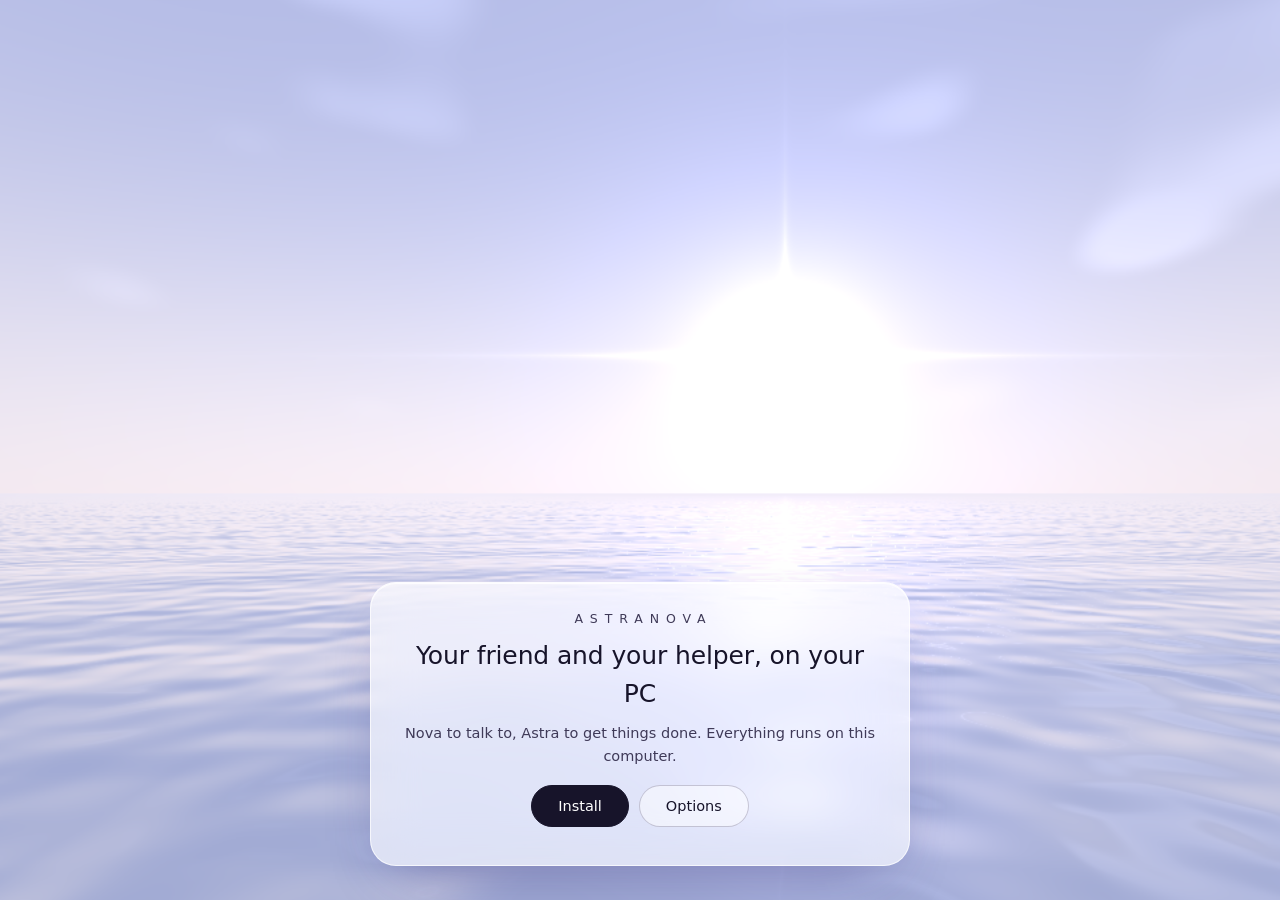
<file: installer/setup.html>
<!doctype html>
<!-- Copyright (c) 2026 AIXENI (aixeni.xyz). All rights reserved. Proprietary, see LICENSE. Copying, modifying or redistributing any part of this file without written permission is prohibited. AN-AIXENI-7f3c9e21 -->
<html lang="en">
<head>
<meta charset="utf-8">
<title>AstraNova Setup</title>
<style>
  /* Light Horizon: the app's sea and flare at dawn. Text sits on frosted glass in dark ink, so it always reads. */
  :root {
    --ink: #17142a; --ink2: #3f3a58; --ink3: #6a6584;
    --glass: rgba(255, 255, 255, .64); --glass2: rgba(255, 255, 255, .82); --line: rgba(32, 26, 66, .12); --line2: rgba(32, 26, 66, .22);
    --lav: 124, 104, 238; --peri: 120, 140, 240; --rose: 214, 120, 220;
    --ease: cubic-bezier(.22, .8, .24, 1);
    --font: "Bahnschrift", "Segoe UI Variable Text", "Segoe UI", system-ui, sans-serif;
  }
  * { box-sizing: border-box; }
  html, body { margin: 0; height: 100%; background: #e9e6f5; color: var(--ink); font: 300 14.5px/1.55 var(--font); overflow: hidden; user-select: none; -webkit-font-smoothing: antialiased; }
  #sea { position: fixed; inset: 0; width: 100%; height: 100%; display: block;
    background: linear-gradient(#c3c8ef 0%, #e6e1f6 44%, #f4f0fa 46%, #cfd5ee 47%, #aeb7dc 100%); }
  main { position: relative; z-index: 1; height: 100%; display: flex; flex-direction: column; align-items: center; justify-content: flex-end; padding: 18px 40px 34px; }
  .page { display: none; width: 100%; max-width: 540px; text-align: center; padding: 26px 30px 24px; border-radius: 26px;
    background: var(--glass); border: 1px solid rgba(255, 255, 255, .7);
    box-shadow: 0 24px 60px -28px rgba(40, 30, 110, .45), inset 0 1px 0 rgba(255, 255, 255, .8);
    backdrop-filter: blur(22px) saturate(140%); -webkit-backdrop-filter: blur(22px) saturate(140%); animation: up .8s var(--ease) both; }
  .page.on { display: block; }
  @keyframes up { from { opacity: 0; transform: translateY(14px); filter: blur(4px); } }
  .intro .page.on { animation-delay: 1.1s; }
  .brand { letter-spacing: .55em; font-size: 12.5px; color: var(--ink2); margin: 0 0 8px; padding-left: .55em; font-weight: 400; }
  h1 { font-weight: 400; font-size: 25px; margin: 0 0 8px; color: var(--ink); letter-spacing: -.005em; }
  p { color: var(--ink2); margin: 0 0 18px; }
  .small { font-size: 12.5px; color: var(--ink3); }
  .btn, .ghost { height: 42px; padding: 0 26px; border-radius: 999px; font: inherit; font-size: 14.5px; cursor: pointer; transition: box-shadow .3s, background .2s, transform .15s; }
  .btn { background: var(--ink); color: #fff; border: 1px solid var(--ink); font-weight: 400; }
  .btn:hover { box-shadow: 0 0 0 5px rgba(var(--lav), .18), 0 10px 30px -10px rgba(var(--lav), .9); }
  .ghost { background: rgba(255, 255, 255, .5); color: var(--ink); border: 1px solid var(--line2); }
  .ghost:hover { background: rgba(255, 255, 255, .85); }
  .btn:active, .ghost:active { transform: scale(.97); }
  .btn:focus-visible, .ghost:focus-visible, .path input:focus-visible { outline: 2px solid rgb(var(--lav)); outline-offset: 2px; }
  .row { display: flex; gap: 10px; justify-content: center; margin-top: 8px; }
  .box { text-align: left; background: var(--glass2); border: 1px solid var(--line); border-radius: 18px; padding: 16px 18px; margin-bottom: 14px; }
  .lbl { font-size: 10.5px; letter-spacing: .2em; text-transform: uppercase; color: var(--ink3); margin-bottom: 8px; font-weight: 400; }
  .path { display: flex; gap: 8px; }
  .path input { flex: 1; min-width: 0; background: #fff; border: 1px solid var(--line2); border-radius: 12px; padding: 9px 12px; color: var(--ink); font: inherit; font-size: 13px; outline: none; }
  .path .ghost { height: 38px; padding: 0 16px; font-size: 13px; }
  .toggle { display: flex; align-items: center; gap: 12px; cursor: pointer; margin: 12px 0 2px; color: var(--ink); }
  .toggle input { position: absolute; opacity: 0; pointer-events: none; }
  .toggle span { width: 38px; height: 21px; border-radius: 21px; background: rgba(32, 26, 66, .16); position: relative; flex: none; transition: background .3s; }
  .toggle span::after { content: ""; position: absolute; left: 2px; top: 2px; width: 17px; height: 17px; border-radius: 50%; background: #fff; box-shadow: 0 1px 3px rgba(0, 0, 0, .25); transition: transform .3s var(--ease); }
  .toggle input:checked + span { background: var(--ink); }
  .toggle input:checked + span::after { transform: translateX(17px); }
  .toggle input:focus-visible + span { outline: 2px solid rgb(var(--lav)); outline-offset: 2px; }
  .bar { height: 6px; border-radius: 6px; background: rgba(32, 26, 66, .1); overflow: hidden; margin: 18px 0 10px; }
  .bar i { display: block; height: 100%; width: 0; border-radius: 6px; transition: width .4s var(--ease);
    background: linear-gradient(90deg, rgb(var(--lav)), rgb(var(--peri)), rgb(var(--rose))); }
  .bar.wait i { width: 30% !important; animation: slide 1.4s ease-in-out infinite; }
  @keyframes slide { from { transform: translateX(-110%); } to { transform: translateX(360%); } }
  .file { font-size: 11.5px; color: var(--ink3); height: 18px; overflow: hidden; white-space: nowrap; text-overflow: ellipsis; }
  .err { color: #b4235a; font-weight: 400; }
  .check { width: 54px; height: 54px; margin: 2px auto 12px; border-radius: 50%; display: grid; place-items: center; background: var(--ink); }
  .check svg { width: 24px; height: 24px; }
  @media (prefers-reduced-motion: reduce) { .page { animation: none; } .bar.wait i { animation: none; } }
</style>
</head>
<body class="intro">
<canvas id="sea" aria-hidden="true"></canvas>
<main>
  <section class="page on" id="pWelcome">
    <div class="brand">ASTRANOVA</div>
    <h1 id="wTitle">Your friend and your helper, on your PC</h1>
    <p id="wSub">Nova to talk to, Astra to get things done. Everything runs on this computer.</p>
    <div class="row"><button class="btn" id="go">Install</button><button class="ghost" id="opts">Options</button></div>
    <p class="small" id="ver" style="margin:14px 0 0"></p>
  </section>

  <section class="page" id="pOptions">
    <div class="box">
      <div class="lbl">Install to</div>
      <div class="path"><input id="dir" spellcheck="false" aria-label="Install folder"><button class="ghost" id="browse">Browse</button></div>
      <label class="toggle"><input type="checkbox" id="desk" checked><span></span>Shortcut on the desktop</label>
      <label class="toggle"><input type="checkbox" id="start" checked><span></span>Shortcut in the Start menu</label>
    </div>
    <p class="small">No admin rights needed. Your chats and settings are kept separately and survive updates.</p>
    <div class="row"><button class="ghost" id="back">Back</button><button class="btn" id="go2">Install</button></div>
  </section>

  <section class="page" id="pProgress">
    <h1 id="pTitle">Installing</h1>
    <p id="step" style="margin-bottom:0">Getting ready</p>
    <div class="bar" id="barWrap"><i id="bar"></i></div>
    <div class="file" id="file"></div>
  </section>

  <section class="page" id="pDone">
    <div class="check"><svg viewBox="0 0 24 24"><path d="M5 12.5l4.5 4.5L19 7.5" fill="none" stroke="#fff" stroke-width="1.8" stroke-linecap="round" stroke-linejoin="round"/></svg></div>
    <h1 id="dTitle">AstraNova is ready</h1>
    <p id="dSub">On the first start it sets up its AI engine and downloads the language model in the background. That takes a while once, after that it starts in seconds.</p>
    <div class="row"><button class="btn" id="launch">Open AstraNova</button><button class="ghost" id="close">Close</button></div>
  </section>

  <section class="page" id="pUninstall">
    <div class="brand">ASTRANOVA</div>
    <h1>Remove AstraNova?</h1>
    <p>The app and its shortcuts are removed from this PC.</p>
    <div class="box"><label class="toggle" style="margin:0"><input type="checkbox" id="wipe"><span></span>Also delete my chats, memories and settings</label></div>
    <div class="row"><button class="ghost" id="keep">Keep it</button><button class="btn" id="remove">Remove</button></div>
  </section>
</main>
<script>
"use strict";
const $ = s => document.querySelector(s);
let api, uninstalling = false;
function show(id) { document.querySelectorAll(".page").forEach(p => p.classList.toggle("on", p.id === id)); }

/* ---- the light Horizon: one small shader, sky + sea + a soft flare (falls back to the CSS gradient) ---- */
(function () {
  const cv = $("#sea"), gl = cv.getContext("webgl", { antialias: false, alpha: false, powerPreference: "low-power" });
  if (!gl) return;
  const vs = "attribute vec2 p; varying vec2 v; void main(){ v = p * .5 + .5; gl_Position = vec4(p, 0., 1.); }";
  const fs = `precision highp float; varying vec2 v; uniform float t, asp, ig;
  float h(vec2 p){ return fract(sin(dot(p, vec2(127.1, 311.7))) * 43758.5453); }
  float n(vec2 p){ vec2 i = floor(p), f = fract(p); f = f * f * (3. - 2. * f);
    return mix(mix(h(i), h(i + vec2(1, 0)), f.x), mix(h(i + vec2(0, 1)), h(i + vec2(1, 1)), f.x), f.y); }
  const vec3 SUN = vec3(.2, .19, -1.);
  vec3 sky(vec3 d){
    float y = max(d.y, 0.);
    vec3 c = mix(vec3(.965, .945, .985), vec3(.73, .76, .93), pow(smoothstep(0., .55, y), .8));
    c = mix(c, vec3(.99, .93, .95), exp(-y * 9.) * .55);                       /* warm dawn band at the horizon */
    float cl = n(vec2(d.x / (d.y + .25) * 2., d.y * 7. + t * .01)) * n(vec2(d.x * 9. + t * .02, d.y * 18.));
    c += vec3(1.) * smoothstep(.3, .7, cl) * .07 * smoothstep(.02, .25, y);
    float a = max(dot(normalize(d), normalize(SUN)), 0.);
    c += vec3(1., .98, 1.) * (pow(a, 1600.) * 1.3 + pow(a, 160.) * .16 + pow(a, 14.) * .03) * ig;   /* soft, light flare */
    c += vec3(.62, .55, 1.) * pow(a, 30.) * .12 * ig;
    vec2 o = d.xy / max(-d.z, .01) - SUN.xy;                                   /* the flare's four soft spikes */
    float sp = exp(-abs(o.y) * 260.) * exp(-abs(o.x) * 7.) + exp(-abs(o.x) * 260.) * exp(-abs(o.y) * 11.);
    c += mix(vec3(1.), vec3(.7, .64, 1.), .35) * sp * .55 * ig;
    return c;
  }
  float wave(vec2 p){
    float d = length(p - vec2(SUN.x * 60., -60.));
    return sin(p.x * .7 + t * .6) * .04 + sin(p.y * 1.3 - t * .8 + p.x * .3) * .03 + sin(d * 1.2 - t * 1.4) * .035 / (1. + d * .04)
         + (n(p * 2.2 + t * .3) - .5) * .05;
  }
  void main(){
    vec2 q = v * 2. - 1.; vec3 d = normalize(vec3(q.x * asp * .62, q.y * .62 + .06, -1.));
    vec3 col;
    if (d.y > 0.) col = sky(d);
    else {
      float tt = 1.6 / -d.y; vec3 p = vec3(0., 1.6, 0.) + d * tt; float e = .05;
      vec3 nn = normalize(vec3(-(wave(p.xz + vec2(e, 0)) - wave(p.xz - vec2(e, 0))) / (2. * e), 1., -(wave(p.xz + vec2(0, e)) - wave(p.xz - vec2(0, e))) / (2. * e)));
      nn = normalize(mix(nn, vec3(0, 1, 0), clamp(tt / 260., 0., .85)));
      vec3 r = reflect(d, nn); r.y = abs(r.y);
      float fr = .06 + .94 * pow(1. - max(dot(nn, -d), 0.), 4.);
      col = mix(vec3(.55, .6, .78), sky(r), .35 + fr * .65);
      col = mix(col, vec3(.95, .93, .98), 1. - exp(-tt * .006));                 /* haze toward the horizon */
    }
    col *= .97 + .03 * smoothstep(1.3, .2, length(q));
    gl_FragColor = vec4(col, 1.);
  }`;
  const sh = (ty, src) => { const s = gl.createShader(ty); gl.shaderSource(s, src); gl.compileShader(s); return s; };
  const pr = gl.createProgram(); gl.attachShader(pr, sh(gl.VERTEX_SHADER, vs)); gl.attachShader(pr, sh(gl.FRAGMENT_SHADER, fs)); gl.linkProgram(pr);
  if (!gl.getProgramParameter(pr, gl.LINK_STATUS)) return;
  gl.useProgram(pr);
  const b = gl.createBuffer(); gl.bindBuffer(gl.ARRAY_BUFFER, b); gl.bufferData(gl.ARRAY_BUFFER, new Float32Array([-1, -1, 1, -1, -1, 1, 1, 1]), gl.STATIC_DRAW);
  const loc = gl.getAttribLocation(pr, "p"); gl.enableVertexAttribArray(loc); gl.vertexAttribPointer(loc, 2, gl.FLOAT, false, 0, 0);
  const uT = gl.getUniformLocation(pr, "t"), uA = gl.getUniformLocation(pr, "asp"), uI = gl.getUniformLocation(pr, "ig");
  const t0 = performance.now(), still = matchMedia("(prefers-reduced-motion: reduce)").matches; let last = 0;
  function frame(now) {
    requestAnimationFrame(frame);
    if (now - last < 33) return; last = now;                                   /* 30 fps is plenty here */
    const W = Math.round(innerWidth * .75), H = Math.round(innerHeight * .75);
    if (cv.width !== W || cv.height !== H) { cv.width = W; cv.height = H; }
    gl.viewport(0, 0, W, H);
    const s = (now - t0) / 1000;
    gl.uniform1f(uT, still ? 0 : s); gl.uniform1f(uA, W / H); gl.uniform1f(uI, Math.min(1, Math.max(0, (s - .2) / 1.6)));   /* the flare rises in */
    gl.drawArrays(gl.TRIANGLE_STRIP, 0, 4);
  }
  requestAnimationFrame(frame);
})();

window.onSetup = e => {
  if (e.error) { $("#step").innerHTML = ""; const s = document.createElement("span"); s.className = "err"; s.textContent = e.error; $("#step").appendChild(s);
    $("#pTitle").textContent = "That didn't work"; $("#barWrap").classList.remove("wait"); return; }
  if (e.step) $("#step").textContent = e.step;
  $("#barWrap").classList.toggle("wait", e.pct == null && !e.done);
  if (e.pct != null) $("#bar").style.width = e.pct + "%";
  $("#file").textContent = e.file || "";
  if (e.done) setTimeout(() => {
    if (uninstalling) { $("#dTitle").textContent = "AstraNova was removed"; $("#dSub").textContent = "Thanks for trying it."; $("#launch").style.display = "none"; }
    show("pDone"); $("#close").focus();
  }, 500);
};
async function install() {
  show("pProgress");
  try { await api.install($("#dir").value.trim(), $("#desk").checked, $("#start").checked); }
  catch (err) { window.onSetup({ error: String(err) }); }
}
async function boot() {
  api = window.pywebview.api;
  const i = await api.info();
  $("#dir").value = i.dir;
  $("#ver").textContent = i.version ? `Version ${i.version}` : "";
  if (i.update) { $("#wTitle").textContent = "Update AstraNova"; $("#wSub").textContent = "Installs the new version over the old one. AstraNova is closed first. Your chats, memories and settings stay."; $("#go").textContent = "Update"; $("#go2").textContent = "Update"; $("#pTitle").textContent = "Updating"; }
  if (i.uninstall) { uninstalling = true; document.body.classList.add("intro"); show("pUninstall"); }
  setTimeout(() => document.body.classList.remove("intro"), 2400);
}
$("#go").onclick = install; $("#go2").onclick = install;
$("#opts").onclick = () => show("pOptions"); $("#back").onclick = () => show("pWelcome");
$("#browse").onclick = async () => { const d = await api.browse(); if (d) $("#dir").value = d; };
$("#launch").onclick = () => api.launch();
$("#close").onclick = () => api.close();
$("#keep").onclick = () => api.close();
$("#remove").onclick = async () => { $("#pTitle").textContent = "Removing"; show("pProgress"); await api.uninstall($("#wipe").checked); };
if (window.pywebview && window.pywebview.api) boot(); else addEventListener("pywebviewready", boot);
</script>
</body>
</html>
</file>
<file: ui/style.css>
/* Copyright (c) 2026 AIXENI (aixeni.xyz). All rights reserved. Proprietary, see LICENSE. Copying, modifying or redistributing any part of this file without written permission is prohibited. AN-AIXENI-7f3c9e21 */
@property --spin { syntax: "<angle>"; initial-value: 0deg; inherits: false; }
:root {
  /* light mode: these were never defined before, so panels, buttons and toggles had no background in light mode */
  --bgrgb: 252, 251, 255; --surf: 255, 255, 255; --solid: #ffffff; --deep: #5b4bb5;
  --bg: #fcfbff;
  --ink: #1d1830;
  --ink2: #4a4463;
  --ink3: #6a6485;
  --lav: 167, 139, 250;
  --peri: 165, 180, 252;
  --rose: 233, 168, 250;
  --accent: #8b7cf6;
  --glass: rgba(var(--surf), .72);
  --glass2: rgba(var(--surf), .78);
  --line: rgba(var(--lav), .16);
  --line2: rgba(var(--lav), .3);
  --shadow: 0 18px 50px -24px rgba(var(--lav), .35);
  --font: "Bahnschrift", "DIN Alternate", "Segoe UI Variable Text", "Segoe UI", system-ui, sans-serif;
  --mono: "Cascadia Mono", "Consolas", ui-monospace, monospace;
  --ease: cubic-bezier(.22, .8, .24, 1);
  --star: url("data:image/svg+xml;utf8,<svg xmlns='http://www.w3.org/2000/svg' viewBox='0 0 24 24'><path d='M12 0C12.7 7.3 16.7 11.3 24 12C16.7 12.7 12.7 16.7 12 24C11.3 16.7 7.3 12.7 0 12C7.3 11.3 11.3 7.3 12 0Z'/></svg>");
}
* { box-sizing: border-box; }
html, body { margin: 0; height: 100%; background: rgb(var(--bgrgb)); transition: background .6s, color .6s; color: var(--ink); font: 300 15px/1.62 var(--font);
  -webkit-font-smoothing: antialiased; overflow: hidden; }
button, input, textarea, select { font: inherit; color: inherit; }
b, strong { font-weight: 500; }
::selection { background: rgba(var(--lav), .28); }
::-webkit-scrollbar { width: 9px; height: 9px; }
::-webkit-scrollbar-thumb { background: rgba(var(--lav), .22); border: 3px solid transparent; background-clip: padding-box; border-radius: 10px; }
::-webkit-scrollbar-thumb:hover { background-color: rgba(var(--lav), .38); }
.hidden { display: none !important; }
.muted { color: var(--ink3); }
.sub { color: var(--ink2); }
.small { font-size: 13px; }
code { font-family: var(--mono); font-size: 12.5px; background: rgba(var(--lav), .12); color: var(--deep); padding: 1px 7px; border-radius: 6px; user-select: all; }
a { color: var(--deep); text-decoration: underline; text-decoration-color: rgba(var(--lav), .45); text-underline-offset: 3px; cursor: pointer; }
a:hover { text-decoration-color: var(--deep); }
kbd { font-family: var(--mono); font-size: 10px; letter-spacing: .04em; opacity: .7; border: 1px solid currentColor; border-radius: 5px; padding: 0 5px; }
svg { fill: currentColor; }

/* ---------- sky ---------- */
#sky { position: fixed; inset: 0; z-index: 0; pointer-events: none; }
.aurora { position: fixed; inset: 0; z-index: 0; pointer-events: none; overflow: hidden; }
.aurora i { position: absolute; display: block; filter: blur(70px); opacity: .5; animation: morph 26s var(--ease) infinite alternate; }
.aurora .b1 { width: 46vw; height: 46vw; left: 30vw; top: -18vw; background: radial-gradient(circle at 40% 40%, rgba(var(--lav), .42), transparent 65%); }
.aurora .b2 { width: 38vw; height: 38vw; right: -10vw; bottom: -14vw; background: radial-gradient(circle at 50% 50%, rgba(var(--peri), .38), transparent 65%); animation-duration: 32s; animation-delay: -8s; }
.aurora .b3 { width: 30vw; height: 30vw; left: -8vw; bottom: 8vh; background: radial-gradient(circle at 50% 50%, rgba(var(--rose), .26), transparent 65%); animation-duration: 38s; animation-delay: -15s; }
@keyframes morph {
  0% { border-radius: 58% 42% 55% 45% / 46% 58% 42% 54%; transform: translate(0, 0) rotate(0) scale(1); }
  50% { border-radius: 42% 58% 38% 62% / 60% 40% 60% 40%; transform: translate(3vw, 2vh) rotate(25deg) scale(1.08); }
  100% { border-radius: 52% 48% 62% 38% / 38% 62% 44% 56%; transform: translate(-2vw, 4vh) rotate(-15deg) scale(.95); }
}
.glass { background: var(--glass); backdrop-filter: blur(22px) saturate(150%); -webkit-backdrop-filter: blur(22px) saturate(150%); border: 1px solid var(--line); }
.spark { position: fixed; z-index: 90; width: var(--sz); height: var(--sz); margin: calc(var(--sz) / -2) 0 0 calc(var(--sz) / -2); pointer-events: none;
  background: linear-gradient(135deg, rgb(var(--lav)), rgb(var(--rose))); -webkit-mask: var(--star) center / contain no-repeat; mask: var(--star) center / contain no-repeat;
  animation: spark .9s var(--ease) forwards; }
@keyframes spark { 0% { transform: translate(0, 0) scale(.3) rotate(0); opacity: 1; } 100% { transform: translate(var(--dx), var(--dy)) scale(1) rotate(90deg); opacity: 0; } }

#app { position: relative; z-index: 1; display: grid; grid-template-columns: 268px 1fr; height: 100vh; }

/* ---------- rail ---------- */
#rail { border-width: 0 1px 0 0; display: flex; flex-direction: column; padding: 24px 14px 14px; min-height: 0; background: rgba(var(--surf), .5); }
.brand { display: flex; align-items: center; gap: 12px; font-weight: 400; letter-spacing: .52em; font-size: 14px; padding: 0 10px 26px; color: var(--ink); }
.brand-star { width: 22px; height: 22px; color: var(--accent); filter: drop-shadow(0 0 8px rgba(var(--lav), .7)); animation: slowspin 18s linear infinite; }
.brand-star svg { width: 100%; height: 100%; }
.brand.big { justify-content: center; font-size: 20px; padding: 6px 0 14px; letter-spacing: .6em; }
@keyframes slowspin { to { transform: rotate(360deg); } }
.primary { display: flex; flex-direction: column; gap: 3px; margin-bottom: 14px; }
.nav { position: relative; background: none; border: 0; text-align: left; padding: 9px 12px; border-radius: 14px; color: var(--ink2); cursor: pointer; font-size: 14.5px;
  display: flex; align-items: center; gap: 12px; transition: background .25s var(--ease), color .25s; }
.nav.sm { font-size: 14px; padding: 7px 12px; }
.nav .ic { width: 15px; height: 15px; flex: none; color: var(--ink3); transition: color .25s, transform .5s var(--ease), filter .25s; }
.nav:hover { background: rgba(var(--surf), .6); color: var(--ink); }
.nav:hover .ic { transform: rotate(45deg) scale(1.1); color: var(--accent); }
.nav.active { background: linear-gradient(120deg, rgba(var(--lav), .2), rgba(var(--peri), .1)); color: var(--ink); box-shadow: inset 0 0 0 1px rgba(var(--lav), .22); }
.nav.active .ic { color: var(--accent); filter: drop-shadow(0 0 6px rgba(var(--lav), .8)); }
.nav .ndot { margin-left: auto; }
.ndot, .conv .live { width: 9px; height: 9px; flex: none; background: var(--accent); -webkit-mask: var(--star) center / contain no-repeat; animation: twinkle 1.6s ease-in-out infinite; }
.newtask { display: flex; align-items: center; gap: 10px; width: 100%; border: 1px dashed var(--line2); background: rgba(var(--surf), .45); color: var(--ink);
  border-radius: 16px; padding: 10px 14px; cursor: pointer; font-size: 14px; transition: all .3s var(--ease); }
.newtask svg { width: 13px; height: 13px; color: var(--accent); transition: transform .6s var(--ease); }
.newtask:hover { border-style: solid; background: rgba(var(--surf), .8); box-shadow: 0 8px 26px -14px rgba(var(--lav), .9); }
.newtask:hover svg { transform: rotate(180deg) scale(1.2); }
.rail-label { font-size: 10.5px; letter-spacing: .24em; text-transform: uppercase; color: var(--ink3); padding: 20px 12px 8px; }
#convList { flex: 1; overflow-y: auto; min-height: 0; margin: 0 -4px; padding: 0 4px; }
.conv { display: flex; align-items: center; width: 100%; text-align: left; background: none; border: 0; color: var(--ink2);
  padding: 7px 12px; border-radius: 12px; cursor: pointer; font-size: 13.5px; gap: 8px; transition: background .2s, color .2s; }
.conv span { flex: 1; overflow: hidden; white-space: nowrap; text-overflow: ellipsis; }
.conv:hover { background: rgba(var(--surf), .6); color: var(--ink); }
.conv.active { background: rgba(var(--surf), .85); color: var(--ink); box-shadow: 0 4px 18px -10px rgba(var(--lav), .8); }
.conv .x { opacity: 0; color: var(--ink3); font-size: 16px; line-height: 1; padding: 0 2px; font-style: normal; }
.conv:hover .x { opacity: 1; } .conv .x:hover { color: var(--ink); }
.rail-bottom { border-top: 1px solid var(--line); padding-top: 10px; margin-top: 10px; display: flex; flex-direction: column; gap: 2px; }
.engine { display: flex; align-items: center; gap: 9px; padding: 12px 12px 2px; font-size: 12px; color: var(--ink3); letter-spacing: .04em; }
.dot { width: 10px; height: 10px; flex: none; background: var(--ink3); -webkit-mask: var(--star) center / contain no-repeat; opacity: .6; }
.dot.on { background: var(--accent); opacity: 1; filter: drop-shadow(0 0 5px rgba(var(--lav), .9)); animation: twinkle 3s ease-in-out infinite; }
.dot.wait { background: var(--accent); animation: spinpulse 1.4s linear infinite; }
.dot.err { background: #d17aa6; opacity: 1; }
.panic { display: flex; align-items: center; gap: 10px; background: rgba(42, 36, 64, .9); color: #fff; border: 0; border-radius: 16px; padding: 10px 14px;
  cursor: pointer; margin-bottom: 8px; letter-spacing: .02em; box-shadow: 0 10px 30px -12px rgba(42, 36, 64, .6); }
.panic svg { width: 12px; height: 12px; color: #d8cbff; animation: spinpulse 2s linear infinite; }
.panic kbd { margin-left: auto; }
.panic:hover { background: #2a2440; }

/* ---------- buttons / inputs ---------- */
.btn, .btn-ghost { border-radius: 999px; padding: 0 20px; height: 40px; cursor: pointer; font-size: 14px; letter-spacing: .02em; white-space: nowrap;
  transition: background .25s, border-color .25s, box-shadow .3s, transform .15s; display: inline-flex; align-items: center; justify-content: center; gap: 8px; }
.btn { background: linear-gradient(120deg, rgba(var(--lav), .28), rgba(var(--peri), .22)); color: var(--ink); border: 1px solid rgba(var(--lav), .5); font-weight: 400;
  box-shadow: 0 8px 24px -14px rgba(var(--lav), 1), inset 0 1px 0 rgba(var(--surf), .7); }
.btn:hover { background: linear-gradient(120deg, rgba(var(--lav), .4), rgba(var(--peri), .32)); box-shadow: 0 10px 30px -12px rgba(var(--lav), 1), inset 0 1px 0 rgba(var(--surf), .7); }
.btn-ghost { background: rgba(var(--surf), .55); border: 1px solid var(--line2); color: var(--ink); }
.btn-ghost:hover { background: rgba(var(--surf), .9); border-color: rgba(var(--lav), .5); }
.btn:active, .btn-ghost:active { transform: scale(.97); }
.btn:disabled, .btn-ghost:disabled { opacity: .5; cursor: default; }
.btn-ghost.sm { height: 32px; padding: 0 14px; font-size: 13px; }
.wide { width: 100%; }
label { display: flex; flex-direction: column; gap: 6px; font-size: 13px; color: var(--ink2); margin-bottom: 14px; }
input, textarea, select { background: rgba(var(--surf), .62); border: 1px solid var(--line2); border-radius: 14px; padding: 10px 14px;
  color: var(--ink); outline: none; font-size: 14px; font-weight: 300; transition: border-color .25s, box-shadow .25s, background .25s; resize: vertical; }
input::placeholder, textarea::placeholder { color: var(--ink3); }
input:focus, textarea:focus, select:focus { border-color: rgba(var(--lav), .7); background: rgba(var(--surf), .9); box-shadow: 0 0 0 4px rgba(var(--lav), .14); }
textarea.mono { font: 13px/1.55 var(--mono); width: 100%; margin-bottom: 12px; }
select { appearance: none; padding-right: 38px; background-image: var(--star); background-repeat: no-repeat; background-size: 10px; background-position: calc(100% - 16px) 50%; }
.toggle { flex-direction: row; align-items: center; gap: 12px; cursor: pointer; color: var(--ink); font-size: 14px; }
.toggle input { display: none; }
.toggle span { width: 40px; height: 22px; border-radius: 22px; background: rgba(var(--lav), .14); border: 1px solid var(--line2); position: relative; transition: background .3s, border-color .3s; flex: none; }
.toggle span::after { content: ""; position: absolute; left: 2px; top: 2px; width: 16px; height: 16px; border-radius: 50%; background: var(--solid);
  box-shadow: 0 2px 6px rgba(var(--lav), .3); transition: transform .35s var(--ease); }
.toggle span::before { content: ""; position: absolute; z-index: 1; left: 6px; top: 6px; width: 8px; height: 8px; background: var(--accent);
  -webkit-mask: var(--star) center / contain no-repeat; opacity: 0; transition: transform .35s var(--ease), opacity .3s; }
.toggle input:checked + span { background: linear-gradient(120deg, rgba(var(--lav), .55), rgba(var(--peri), .5)); border-color: transparent; }
.toggle input:checked + span::after { transform: translateX(18px); }
.toggle input:checked + span::before { transform: translateX(18px) rotate(90deg); opacity: 1; }
.row { display: flex; align-items: center; gap: 12px; flex-wrap: wrap; margin-bottom: 14px; }
.row > input, .row > select { height: 40px; }
.row.end { justify-content: flex-end; }
.row .grow, .grow { flex: 1; margin: 0; min-width: 200px; }
.grid2 { display: grid; grid-template-columns: 1fr 1fr; gap: 0 16px; }
.grid3 { display: grid; grid-template-columns: 1fr 1fr 1fr; gap: 0 14px; }
.sublabel { font-size: 10.5px; letter-spacing: .22em; text-transform: uppercase; color: var(--ink3); margin: 26px 0 12px; }
.sublabel .muted { text-transform: none; letter-spacing: 0; font-size: 12px; margin-left: 6px; }
.seg { display: inline-flex; border: 1px solid var(--line2); background: rgba(var(--surf), .5); border-radius: 999px; padding: 3px; margin-bottom: 20px; gap: 2px; }
.seg button { background: none; border: 0; padding: 7px 18px; border-radius: 999px; color: var(--ink2); cursor: pointer; font-size: 14px; transition: all .3s var(--ease); }
.seg button.on { background: var(--solid); color: var(--ink); box-shadow: 0 4px 14px -6px rgba(var(--lav), .9); }

/* ---------- views ---------- */
#main { min-width: 0; min-height: 0; position: relative; }
.view { display: none; height: 100vh; }
.view.active { display: flex; flex-direction: column; animation: viewin .5s var(--ease); }
@keyframes viewin { from { opacity: 0; transform: translateY(8px); filter: blur(4px); } }
.page { max-width: 940px; width: 100%; margin: 0 auto; padding: 46px 34px 60px; overflow-y: auto; height: 100%; }
.page-head { display: flex; justify-content: space-between; align-items: flex-end; gap: 24px; margin-bottom: 26px; }
.page-head .btn { flex: none; }
.eyebrow { display: flex; align-items: center; gap: 8px; font-size: 10.5px; letter-spacing: .26em; text-transform: uppercase; color: var(--accent); margin-bottom: 10px; }
.eyebrow svg { width: 12px; height: 12px; }
h1, h2 { font-weight: 300; letter-spacing: -.01em; margin: 0 0 8px; color: var(--ink); }
h1 { font-size: 38px; } h2 { font-size: 28px; }
.card { border-radius: 22px; padding: 22px; margin-bottom: 18px; box-shadow: var(--shadow); }

/* ---------- empty state + drop ---------- */
#thread, #fthread { flex: 1; overflow-y: auto; padding: 36px 34px 20px; scroll-behavior: smooth; }
#messages, #fmessages, .empty { max-width: 820px; margin: 0 auto; }
.empty { padding-top: 4vh; text-align: center; }
.empty .sub { max-width: 560px; margin: 0 auto; }
.drop-wrap { width: 210px; height: 220px; margin: 0 auto 10px; animation: float 9s ease-in-out infinite; }
.drop-wrap.small { width: 130px; height: 136px; margin-bottom: 0; }
.drop { width: 100%; height: 100%; overflow: visible; }
.drop .drop-glow { animation: breathe 7s ease-in-out infinite; }
.drop .tw0, .drop .tw1, .drop .tw2 { transform-box: fill-box; transform-origin: center; animation: twinkle 3.2s ease-in-out infinite; }
.drop .tw1 { animation-duration: 4.1s; } .drop .tw2 { animation-duration: 2.6s; }
@keyframes float { 0%, 100% { transform: translateY(0) rotate(-1.5deg); } 50% { transform: translateY(-10px) rotate(1.5deg); } }
@keyframes breathe { 0%, 100% { opacity: .35; } 50% { opacity: .6; } }
@keyframes twinkle { 0%, 100% { opacity: .25; transform: scale(.6) rotate(0); } 50% { opacity: 1; transform: scale(1) rotate(45deg); } }
@keyframes spinpulse { 0% { transform: rotate(0) scale(.8); } 50% { transform: rotate(180deg) scale(1.1); } 100% { transform: rotate(360deg) scale(.8); } }
.chips { display: grid; grid-template-columns: repeat(3, 1fr); gap: 12px; margin-top: 34px; text-align: left; }
.chip { position: relative; display: flex; flex-direction: column; gap: 2px; background: rgba(var(--surf), .55); backdrop-filter: blur(16px);
  border: 1px solid var(--line); border-radius: 20px; padding: 16px 18px 15px 44px; color: var(--ink2); cursor: pointer; font-size: 14px; line-height: 1.4;
  transition: transform .45s var(--ease), box-shadow .45s var(--ease), border-color .3s, background .3s; }
.chip svg { position: absolute; left: 17px; top: 19px; width: 15px; height: 15px; color: rgba(var(--lav), .9); transition: transform .7s var(--ease), filter .3s; }
.chip b { font-size: 10.5px; letter-spacing: .22em; text-transform: uppercase; color: var(--ink3); font-weight: 400; }
.chip span { color: var(--ink); }
.chip:hover { transform: translateY(-3px); background: rgba(var(--surf), .85); border-color: rgba(var(--lav), .4); box-shadow: 0 16px 40px -20px rgba(var(--lav), 1); }
.chip:hover svg { transform: rotate(135deg) scale(1.25); filter: drop-shadow(0 0 6px rgba(var(--lav), .9)); }

/* ---------- chat bubbles ---------- */
.msg { margin: 0 0 18px; animation: drift .55s var(--ease); }
@keyframes drift { from { opacity: 0; transform: translateY(10px) scale(.98); filter: blur(3px); } }
.msg.user { display: flex; justify-content: flex-end; }
.msg.user .bubble { position: relative; background: linear-gradient(135deg, rgba(var(--lav), .3), rgba(var(--peri), .2) 60%, rgba(var(--rose), .16));
  border: 1px solid rgba(var(--lav), .32); padding: 11px 18px; border-radius: 24px 24px 7px 24px; max-width: 74%; white-space: pre-wrap; word-wrap: break-word;
  box-shadow: 0 12px 34px -18px rgba(var(--lav), 1), inset 0 1px 0 rgba(var(--surf), .6); color: var(--ink); }
.msg.user .bubble::before { content: ""; position: absolute; left: -5px; top: -5px; width: 11px; height: 11px; background: rgb(var(--lav)); -webkit-mask: var(--star) center / contain no-repeat;
  animation: twinkle 4s ease-in-out infinite; }
.msg.assistant { display: flex; gap: 12px; align-items: flex-end; }
.astar { width: 32px; height: 32px; flex: none; border-radius: 50%; display: grid; place-items: center; color: var(--accent);
  background: radial-gradient(circle at 35% 30%, rgba(var(--surf), 1), rgba(var(--lav), .22) 70%); border: 1px solid rgba(var(--lav), .3); box-shadow: 0 0 18px -4px rgba(var(--lav), .7); }
.astar svg { width: 15px; height: 15px; animation: slowspin 14s linear infinite; }
.msg.assistant .body { background: rgba(var(--surf), .7); backdrop-filter: blur(16px); border: 1px solid var(--line); border-radius: 24px 24px 24px 7px;
  padding: 13px 19px; max-width: 82%; word-wrap: break-word; box-shadow: var(--shadow); color: var(--ink); min-width: 60px; }
.body p { margin: 0 0 10px; } .body p:last-child { margin: 0; }
.body ul, .body ol { margin: 4px 0 10px; padding-left: 22px; } .body li { margin: 3px 0; } .body li::marker { color: var(--accent); }
.body h3, .body h4 { font-weight: 500; margin: 14px 0 6px; font-size: 15px; }
.body pre { background: rgba(var(--lav), .08); border: 1px solid var(--line); border-radius: 14px; padding: 12px 14px; overflow-x: auto; font: 13px/1.5 var(--mono); }
.body a.path { font-family: var(--mono); font-size: 12.5px; word-break: break-all; }
.cursor::after { content: ""; display: inline-block; width: 10px; height: 10px; margin-left: 4px; background: var(--accent); -webkit-mask: var(--star) center / contain no-repeat; animation: spinpulse 1.2s linear infinite; vertical-align: -1px; }
.steps-group { margin: -4px 0 18px 44px; display: flex; flex-direction: column; gap: 2px; position: relative; padding-left: 16px; }
.steps-group::before { content: ""; position: absolute; left: 4px; top: 6px; bottom: 6px; width: 1px; background: linear-gradient(rgba(var(--lav), .5), rgba(var(--lav), .05)); }
.step { display: flex; align-items: center; gap: 10px; font-size: 12.5px; color: var(--ink3); padding: 3px 0; animation: drift .4s var(--ease); }
.step .lab { color: var(--ink2); white-space: nowrap; }
.step .arg { font-family: var(--mono); font-size: 11.5px; overflow: hidden; white-space: nowrap; text-overflow: ellipsis; color: var(--ink3); }
.step .ind { width: 11px; height: 11px; flex: none; margin-left: -21px; background: rgba(var(--lav), .5); -webkit-mask: var(--star) center / contain no-repeat; }
.step.run .ind { background: var(--accent); animation: spinpulse 1.2s linear infinite; filter: drop-shadow(0 0 4px rgba(var(--lav), 1)); }
.step.ok .ind { background: rgb(var(--lav)); }
.step.fail .ind { background: #e4a3c6; }
.thinking { display: flex; gap: 12px; align-items: center; margin: 0 0 14px; font-size: 13px; color: var(--ink2); }
.thinking .stars { display: inline-flex; gap: 5px; padding: 11px 15px; border-radius: 20px 20px 20px 6px; background: rgba(var(--surf), .65); border: 1px solid var(--line); }
.thinking .stars i { width: 9px; height: 9px; background: var(--accent); -webkit-mask: var(--star) center / contain no-repeat; animation: twinkle 1.3s ease-in-out infinite; }
.thinking .stars i:nth-child(2) { animation-delay: .18s; } .thinking .stars i:nth-child(3) { animation-delay: .36s; }

/* approval card: glass with a slowly turning stardust border */
.request { position: relative; margin: 0 0 20px 44px; padding: 18px 20px; border-radius: 22px; border: 1.5px solid transparent;
  background: linear-gradient(rgba(var(--surf), .86), rgba(var(--surf), .86)) padding-box,
              conic-gradient(from var(--spin), rgba(var(--lav), .9), rgba(var(--rose), .7), rgba(var(--peri), .9), rgba(var(--lav), .3), rgba(var(--lav), .9)) border-box;
  animation: drift .5s var(--ease), turn 6s linear infinite; box-shadow: 0 20px 50px -24px rgba(var(--lav), 1); }
@keyframes turn { to { --spin: 360deg; } }
.request .rtitle { font-weight: 400; margin-bottom: 10px; display: flex; gap: 10px; align-items: center; }
.request .rtitle::before { content: ""; width: 13px; height: 13px; background: var(--accent); -webkit-mask: var(--star) center / contain no-repeat; animation: spinpulse 2.4s linear infinite; }
.request pre { white-space: pre-wrap; font: 13px/1.6 var(--mono); color: var(--ink); background: rgba(var(--lav), .07); border: 1px solid var(--line); border-radius: 14px; padding: 12px 14px; margin: 0 0 14px; max-height: 320px; overflow-y: auto; }
.request .row { margin: 0; } .request input { flex: 1; }
.request.done { opacity: .6; animation: none; background: rgba(var(--surf), .6); border-color: var(--line); }
.request.done .rtitle::before { animation: none; opacity: .5; }

.brief { margin: 0 0 14px 44px; padding: 12px 18px; border-radius: 20px; background: rgba(var(--surf), .5); border: 1px solid var(--line); animation: drift .4s var(--ease); }
.brief .bh { display: flex; align-items: center; gap: 7px; font-size: 10.5px; letter-spacing: .22em; text-transform: uppercase; color: var(--accent); margin-bottom: 4px; }
.brief .bh::before { content: ""; width: 9px; height: 9px; background: currentColor; -webkit-mask: var(--star) center / contain no-repeat; }
.brief .bg { color: var(--ink); font-size: 14px; }
.brief .tags { display: flex; flex-wrap: wrap; gap: 6px; margin-top: 8px; }
.brief .tags span { font-size: 12px; color: var(--ink2); background: rgba(var(--lav), .1); border-radius: 999px; padding: 2px 11px; }
.brief .plan { margin-top: 8px; font-size: 12px; color: var(--ink3); }

/* composer */
.composer { position: relative; padding: 0 34px 18px; }
.composer-box { position: relative; max-width: 820px; margin: 0 auto; display: flex; align-items: flex-end; gap: 8px; border-radius: 28px; padding: 7px 7px 7px 22px;
  background: rgba(var(--surf), .7); border: 1px solid var(--line2); box-shadow: 0 18px 50px -26px rgba(var(--lav), 1); transition: border-color .3s, box-shadow .3s; }
.composer-box:focus-within { border-color: rgba(var(--lav), .6); box-shadow: 0 20px 60px -24px rgba(var(--lav), 1), 0 0 0 5px rgba(var(--lav), .1); }
.composer textarea { flex: 1; background: none; border: 0; padding: 9px 0; resize: none; max-height: 220px; line-height: 1.5; font-size: 15px; box-shadow: none !important; }
.send { width: 42px; height: 42px; border-radius: 50%; border: 0; cursor: pointer; display: grid; place-items: center; flex: none; color: #fff;
  background: radial-gradient(circle at 30% 25%, rgba(var(--surf), .9), rgb(var(--lav)) 55%, rgb(var(--peri))); box-shadow: 0 8px 22px -8px rgba(var(--lav), .8), inset 0 1px 1px rgba(var(--surf), .7);
  transition: transform .5s var(--ease), box-shadow .3s; }
.send svg { width: 17px; height: 17px; transition: transform .6s var(--ease); filter: drop-shadow(0 0 3px rgba(var(--surf), .9)); }
.send:hover { box-shadow: 0 10px 30px -6px rgba(var(--lav), .9), inset 0 1px 1px rgba(var(--surf), .7); }
.send:hover svg { transform: rotate(90deg) scale(1.15); }
.send:active { transform: scale(.92); }
.send.stop { background: rgba(42, 36, 64, .88); }
.send.stop i { width: 12px; height: 12px; border-radius: 3px; background: #e6dcff; }
.hint { max-width: 820px; margin: 9px auto 0; font-size: 11.5px; color: var(--ink3); text-align: center; letter-spacing: .02em; }
.slash { position: absolute; left: 50%; bottom: calc(100% - 4px); transform: translateX(-50%); width: min(820px, calc(100% - 68px)); border-radius: 22px; padding: 8px; z-index: 5;
  box-shadow: 0 24px 60px -24px rgba(var(--lav), 1); background: rgba(var(--surf), .82); animation: drift .3s var(--ease); }
.slash .si { display: flex; align-items: center; gap: 12px; padding: 9px 14px; border-radius: 14px; cursor: pointer; }
.slash .si svg { width: 14px; height: 14px; color: var(--accent); flex: none; }
.slash .si b { font-family: var(--mono); font-weight: 400; font-size: 13px; color: var(--deep); width: 92px; flex: none; }
.slash .si span { color: var(--ink2); font-size: 13.5px; }
.slash .si.on, .slash .si:hover { background: linear-gradient(120deg, rgba(var(--lav), .18), rgba(var(--peri), .1)); }
.slash .si.on svg { animation: spinpulse 2s linear infinite; }

/* ---------- friend ---------- */
.friend-head { display: flex; align-items: center; gap: 14px; padding: 22px 34px; max-width: 888px; width: 100%; margin: 0 auto; border-bottom: 1px solid var(--line); }
.fh-text { flex: 1; } .fh-text b { display: block; font-weight: 400; font-size: 17px; letter-spacing: .03em; }
.fh-text small { color: var(--ink3); font-size: 12px; display: flex; align-items: center; gap: 6px; }
.fh-text small::before { content: ""; width: 8px; height: 8px; background: var(--accent); -webkit-mask: var(--star) center / contain no-repeat; animation: twinkle 3s infinite; }
.orb { position: relative; color: var(--ink) !important; width: 32px; height: 32px; border-radius: 50%; flex: none; display: grid; place-items: center; font-size: 13px; color: var(--ink); font-weight: 400;
  background: radial-gradient(circle at 34% 28%, rgba(var(--surf), 1) 0, rgba(var(--surf), .85) 35%, rgba(var(--lav), .55) 75%, rgba(var(--peri), .6));
  box-shadow: 0 0 22px -4px rgba(var(--lav), .9), inset 0 -4px 10px rgba(var(--peri), .35); }
.orb.big { width: 46px; height: 46px; font-size: 18px; }
.orb.huge { width: 128px; height: 128px; font-size: 44px; font-weight: 300; margin: 0 auto 26px; animation: float 8s ease-in-out infinite; }
.orb.big::after, .orb.huge::after { content: ""; position: absolute; inset: -8px; border-radius: 50%; animation: slowspin 9s linear infinite;
  background: radial-gradient(circle at 50% 0, var(--accent) 0 2px, transparent 3px); }
.orb.huge::after { inset: -16px; background: radial-gradient(circle at 50% 0, rgb(var(--lav)) 0 3px, transparent 4px), radial-gradient(circle at 10% 70%, rgb(var(--rose)) 0 2px, transparent 3px); }
.friend-empty { padding-top: 12vh; text-align: center; }
.fmsg { display: flex; gap: 10px; margin: 0 0 8px; animation: drift .4s var(--ease); align-items: flex-end; }
.fmsg .fb { padding: 10px 16px; border-radius: 22px 22px 22px 7px; background: rgba(var(--surf), .72); backdrop-filter: blur(14px); border: 1px solid var(--line);
  max-width: 70%; white-space: pre-wrap; word-wrap: break-word; box-shadow: 0 10px 30px -20px rgba(var(--lav), 1); }
.fmsg.me { justify-content: flex-end; }
.fmsg.me .fb { background: linear-gradient(135deg, rgba(var(--lav), .32), rgba(var(--peri), .22) 60%, rgba(var(--rose), .18)); border-color: rgba(var(--lav), .32); border-radius: 22px 22px 7px 22px; }
.fmsg .orb { visibility: hidden; } .fmsg.first .orb { visibility: visible; }
.fmsg.note { justify-content: center; align-items: center; font-size: 12px; color: var(--ink2); gap: 8px; margin: 12px 0; }
.fmsg.note::before { content: ""; width: 10px; height: 10px; background: var(--accent); -webkit-mask: var(--star) center / contain no-repeat; }
.typing { display: inline-flex !important; gap: 5px; padding: 13px 16px !important; }
.typing i { width: 8px; height: 8px; background: var(--accent); -webkit-mask: var(--star) center / contain no-repeat; animation: twinkle 1.3s infinite; }
.typing i:nth-child(2) { animation-delay: .18s; } .typing i:nth-child(3) { animation-delay: .36s; }

/* ---------- lists ---------- */
.item { border-radius: 22px; padding: 16px 20px; margin-bottom: 12px; display: flex; gap: 16px; align-items: center; background: rgba(var(--surf), .58);
  backdrop-filter: blur(16px); border: 1px solid var(--line); box-shadow: var(--shadow); transition: transform .4s var(--ease), box-shadow .4s; animation: drift .45s var(--ease); }
.item:hover { transform: translateY(-2px); box-shadow: 0 22px 50px -26px rgba(var(--lav), 1); }
.item .it { flex: 1; min-width: 0; }
.item h3 { margin: 0 0 3px; font-weight: 400; font-size: 16px; display: flex; align-items: center; gap: 9px; }
.item h3::before { content: ""; width: 11px; height: 11px; background: var(--accent); -webkit-mask: var(--star) center / contain no-repeat; flex: none; }
.item .meta { font-size: 13px; color: var(--ink3); overflow: hidden; text-overflow: ellipsis; }
.item .actions { display: flex; gap: 8px; align-items: center; flex: none; flex-wrap: wrap; justify-content: flex-end; }
.item .actions .toggle { margin: 0 4px 0 0; }
.item.watch { flex-direction: column; align-items: stretch; }
.item.watch .top { display: flex; gap: 16px; align-items: flex-start; }
.listings { margin-top: 12px; border-top: 1px solid var(--line); }
.listing { display: grid; grid-template-columns: 1fr auto; gap: 2px 16px; padding: 11px 4px; border-bottom: 1px solid var(--line); cursor: pointer; border-radius: 10px; }
.listing:hover { background: rgba(var(--lav), .07); }
.listing .lt { color: var(--ink); } .listing .lp { color: var(--deep); text-align: right; } .listing .ld { color: var(--ink3); font-size: 12.5px; grid-column: 1 / -1; }
.chips-row { gap: 22px; } .chips-row .toggle { margin: 0; }
.constellation { display: flex; flex-wrap: wrap; gap: 10px; margin-top: 6px; }
.constellation .mem { position: relative; display: flex; align-items: center; gap: 10px; padding: 9px 14px 9px 34px; border-radius: 999px; background: rgba(var(--surf), .62);
  border: 1px solid var(--line); backdrop-filter: blur(14px); animation: drift .4s var(--ease); box-shadow: 0 8px 24px -18px rgba(var(--lav), 1); }
.constellation .mem::before { content: ""; position: absolute; left: 13px; top: 50%; width: 11px; height: 11px; margin-top: -5.5px; background: var(--accent);
  -webkit-mask: var(--star) center / contain no-repeat; animation: twinkle 4s ease-in-out infinite; }
.constellation .mem:nth-child(3n+1)::before { animation-delay: -1.3s; background: rgba(var(--lav), .7); } .constellation .mem:nth-child(3n+2)::before { animation-delay: -2.6s; background: rgb(var(--peri)); }
.constellation .mem .ms { font-size: 10px; letter-spacing: .16em; text-transform: uppercase; color: var(--ink3); }
.constellation .mem .x { background: none; border: 0; color: var(--ink3); cursor: pointer; font-size: 16px; line-height: 1; opacity: 0; transition: opacity .2s; padding: 0; }
.constellation .mem:hover .x { opacity: 1; } .constellation .mem .x:hover { color: var(--ink); }
.log { border-radius: 22px; padding: 6px 20px; }
.log .entry { display: grid; grid-template-columns: 130px 100px 1fr; gap: 12px; font-size: 13px; padding: 10px 0; border-bottom: 1px solid var(--line); }
.log .entry:last-child { border: 0; }
.log .entry .k { color: var(--accent); text-transform: uppercase; letter-spacing: .14em; font-size: 10.5px; padding-top: 2px; }
.log .entry .ts { color: var(--ink3); font-family: var(--mono); font-size: 11.5px; }
.log .entry .tx { color: var(--ink2); white-space: pre-wrap; word-break: break-word; }

/* ---------- settings ---------- */
.tabs { display: flex; gap: 4px; margin-bottom: 26px; flex-wrap: wrap; padding: 4px; border-radius: 999px; background: rgba(var(--surf), .45); border: 1px solid var(--line); width: fit-content; }
.tab { position: relative; background: none; border: 0; padding: 7px 16px; color: var(--ink2); cursor: pointer; font-size: 13.5px; border-radius: 999px; transition: all .3s var(--ease); }
.tab:hover { color: var(--ink); }
.tab.active { background: var(--solid); color: var(--ink); box-shadow: 0 4px 16px -8px rgba(var(--lav), 1); }
.tabpane { display: none; } .tabpane.active { display: block; animation: viewin .4s var(--ease); }
.tabpane > p { margin-top: 0; margin-bottom: 20px; }
.steps { color: var(--ink2); padding-left: 20px; margin: 0 0 18px; } .steps li { margin-bottom: 6px; } .steps li::marker { color: var(--accent); } .steps b { color: var(--ink); }
.model { display: flex; align-items: center; gap: 16px; padding: 13px 18px; border: 1px solid var(--line); border-radius: 18px; margin-bottom: 8px; cursor: pointer;
  background: rgba(var(--surf), .5); transition: all .3s var(--ease); }
.model:hover { border-color: rgba(var(--lav), .45); background: rgba(var(--surf), .8); }
.model.sel { border-color: rgba(var(--lav), .6); background: linear-gradient(120deg, rgba(var(--lav), .14), rgba(var(--surf), .7)); box-shadow: 0 10px 30px -20px rgba(var(--lav), 1); }
.model .radio { width: 16px; height: 16px; flex: none; background: rgba(var(--lav), .3); -webkit-mask: var(--star) center / contain no-repeat; transition: transform .5s var(--ease); }
.model.sel .radio { background: var(--accent); transform: rotate(45deg) scale(1.15); filter: drop-shadow(0 0 4px rgba(var(--lav), 1)); }
.model .mi { flex: 1; } .model b { font-weight: 400; } .model small { display: block; color: var(--ink3); font-size: 12.5px; }
.model .sz { color: var(--ink3); font-size: 11.5px; font-family: var(--mono); text-align: right; line-height: 1.5; }
.appcard { border-radius: 22px; padding: 18px 22px 4px; margin-bottom: 14px; box-shadow: var(--shadow); }
.appcard .ach { display: flex; justify-content: space-between; align-items: center; margin-bottom: 10px; }
.appcard .ach b { font-weight: 400; font-size: 16px; display: flex; align-items: center; gap: 9px; }
.appcard .ach b::before { content: ""; width: 11px; height: 11px; background: var(--accent); -webkit-mask: var(--star) center / contain no-repeat; }
.appcard p { margin: 0 0 14px; }
.pill { font-size: 12px; color: var(--ink2); background: rgba(var(--surf), .7); border: 1px solid var(--line2); border-radius: 999px; padding: 2px 12px; }
.pill.on { background: linear-gradient(120deg, rgba(var(--lav), .3), rgba(var(--peri), .25)); color: var(--ink); border-color: rgba(var(--lav), .45); }
.status-card { display: flex; align-items: center; gap: 14px; border-radius: 20px; padding: 15px 18px; margin-bottom: 22px; }
.status-card b { font-weight: 400; display: block; } .status-card small { color: var(--ink3); font-size: 13px; }
.callout { display: flex; flex-direction: column; gap: 6px; border-radius: 20px; padding: 15px 18px; margin-bottom: 18px; background: linear-gradient(120deg, rgba(var(--lav), .16), rgba(var(--surf), .7)); border: 1px solid rgba(var(--lav), .45); }
.callout a { word-break: break-all; }
.callout .code { font-family: var(--mono); font-size: 20px; letter-spacing: .08em; color: var(--deep); user-select: all; font-weight: 400; }
details.more { margin: 10px 0 14px; }
details.more summary { cursor: pointer; color: var(--ink2); font-size: 13px; margin-bottom: 12px; }

/* ---------- setup ---------- */
.overlay { position: fixed; inset: 0; z-index: 50; display: grid; place-items: center; overflow-y: auto; background: rgba(var(--bgrgb), .4); backdrop-filter: blur(6px); animation: viewin .5s var(--ease); }
.setup-card { width: 500px; padding: 26px 34px 30px; border-radius: 30px; box-shadow: 0 40px 100px -40px rgba(var(--lav), 1); text-align: left; background: rgba(var(--surf), .7); }
.setup-card > .sub { text-align: center; }
.setup-steps { margin: 22px 0 16px; }
.sstep { display: grid; grid-template-columns: 22px 1fr auto; align-items: center; gap: 12px; padding: 13px 0; border-bottom: 1px solid var(--line); }
.sstep b { font-weight: 400; display: block; } .sstep small { color: var(--ink3); }
.sstep em { font-style: normal; font-size: 12.5px; color: var(--ink3); text-align: right; }
.sstep .ind { width: 15px; height: 15px; color: rgba(var(--lav), .35); } .sstep .ind svg { width: 100%; height: 100%; }
.sstep.run .ind { color: var(--accent); animation: spinpulse 1.4s linear infinite; } .sstep.run em { color: var(--ink); }
.sstep.done .ind { color: var(--accent); filter: drop-shadow(0 0 4px rgba(var(--lav), 1)); }
.setup-cloud { margin-top: 18px; }
.progress { position: relative; height: 3px; background: rgba(var(--lav), .14); border-radius: 3px; overflow: visible; margin: 8px 0 22px; }
.progress div { position: relative; height: 100%; width: 0; border-radius: 3px; background: linear-gradient(90deg, rgba(var(--peri), .6), rgb(var(--lav))); transition: width .4s var(--ease); }
.progress div::after { content: ""; position: absolute; right: -6px; top: -4.5px; width: 12px; height: 12px; background: rgb(var(--lav)); -webkit-mask: var(--star) center / contain no-repeat;
  filter: drop-shadow(0 0 5px rgba(var(--lav), 1)); animation: spinpulse 1.6s linear infinite; }
.progress.indet div { width: 30%; animation: indet 1.6s infinite var(--ease); }
.error { color: #8a3f68; background: rgba(233, 168, 200, .18); border: 1px solid rgba(220, 140, 180, .4); padding: 10px 14px; border-radius: 14px; font-size: 13px; }
.toast { position: fixed; bottom: 24px; right: 24px; z-index: 60; display: flex; align-items: center; gap: 10px; max-width: 440px; padding: 12px 18px; border-radius: 18px;
  background: rgba(var(--surf), .88); backdrop-filter: blur(16px); border: 1px solid rgba(var(--lav), .4); color: var(--ink); font-size: 14px;
  box-shadow: 0 20px 50px -20px rgba(var(--lav), 1); animation: drift .45s var(--ease); }
.toast::before { content: ""; width: 12px; height: 12px; flex: none; background: var(--accent); -webkit-mask: var(--star) center / contain no-repeat; animation: spinpulse 2s linear infinite; }
@keyframes indet { from { transform: translateX(-100%); } to { transform: translateX(340%); } }

/* calm mode / reduced motion */
body.calm *, body.calm *::before, body.calm *::after { animation-duration: 0s !important; animation-iteration-count: 1 !important; transition-duration: .01s !important; }
body.calm .aurora i { animation: none; }
@media (prefers-reduced-motion: reduce) { .aurora i, .drop-wrap, .orb.huge { animation: none; } }

@media (min-width: 2200px) { #messages, #fmessages, .empty, .composer-box, .hint { max-width: 940px; } .page { max-width: 1040px; } }
@media (max-width: 1240px) { .chips { grid-template-columns: 1fr 1fr; } }
@media (max-width: 1050px) { .grid2, .grid3 { grid-template-columns: 1fr; } }


/* ---------- dark mode ---------- */
body.dark {
  --bgrgb: 8, 7, 14; --surf: 24, 21, 38; --solid: #1b1830;
  --ink: #eeeaff; --ink2: #aaa3c6; --ink3: #8079a3; --deep: rgb(var(--lav));
  --shadow: 0 18px 50px -24px rgba(0, 0, 0, .8);
  color-scheme: dark;
}
body.dark .aurora i { opacity: .38; }
body.dark .panic { background: rgba(var(--lav), .9); color: #0b0a14; }
body.dark .send.stop { background: rgba(var(--lav), .25); }
body.dark code { color: rgb(var(--lav)); }
body.dark .msg.user .bubble, body.dark .fmsg.me .fb { color: var(--ink); }
body.dark .toggle span::after { background: #ece8ff; }
body.dark ::selection { background: rgba(var(--lav), .4); }
body.dark .error { color: #f5c2dd; }

/* ---------- appearance settings ---------- */
.swatches { display: flex; gap: 12px; flex-wrap: wrap; margin-bottom: 18px; }
.swatch { width: 120px; border: 1px solid var(--line2); border-radius: 18px; padding: 10px; cursor: pointer; background: rgba(var(--surf), .55);
  display: flex; flex-direction: column; gap: 8px; transition: transform .3s var(--ease), box-shadow .3s; color: var(--ink2); font-size: 12.5px; }
.swatch:hover { transform: translateY(-2px); }
.swatch i { display: block; height: 34px; border-radius: 12px; }
.swatch.on { border-color: var(--accent); box-shadow: 0 10px 30px -16px var(--accent); color: var(--ink); }
.warn { color: var(--ink2); background: rgba(var(--rose), .12); border: 1px solid rgba(var(--rose), .35); border-radius: 14px; padding: 10px 14px; }

/* ---------- jelly star ---------- */
.jelly-wrap { width: 230px; height: 230px; margin: 0 auto 4px; animation: float 9s ease-in-out infinite; }
.jelly-wrap.small { width: 130px; height: 130px; }
.jelly { width: 100%; height: 100%; overflow: visible; }
.jelly .squish { transform-origin: 50% 62%; transform-box: fill-box; animation: squish 4.2s cubic-bezier(.45, 0, .55, 1) infinite; }
.jelly .glow { animation: breathe 6s ease-in-out infinite; }
.jelly .bub { animation: rise-bub 7s linear infinite; }
.jelly .tw0, .jelly .tw1, .jelly .tw2 { transform-box: fill-box; transform-origin: center; animation: twinkle 3.2s ease-in-out infinite; }
.jelly .tw1 { animation-duration: 4.1s; } .jelly .tw2 { animation-duration: 2.6s; }
.jelly-wrap:hover .squish { animation-duration: 1.6s; }
@keyframes squish { 0%, 100% { transform: scale(1, 1) rotate(0); } 25% { transform: scale(1.04, .955) rotate(-2deg); }
  50% { transform: scale(.97, 1.035) rotate(1.5deg); } 75% { transform: scale(1.02, .98) rotate(-.5deg); } }
@keyframes rise-bub { from { transform: translateY(0); opacity: 0; } 15% { opacity: .9; } to { transform: translateY(-46px); opacity: 0; } }

/* ---------- chat extras ---------- */
.msg.assistant .body { position: relative; }
.say { position: absolute; right: -36px; bottom: 4px; width: 26px; height: 26px; border-radius: 50%; border: 1px solid var(--line2); background: rgba(var(--surf), .7);
  color: var(--accent); cursor: pointer; display: grid; place-items: center; opacity: 0; transition: opacity .25s; padding: 0; }
.say svg { width: 12px; height: 12px; }
.msg.assistant:hover .say { opacity: 1; }
.qtag { display: inline-block; margin-left: 8px; font-size: 11px; letter-spacing: .14em; text-transform: uppercase; color: var(--accent); vertical-align: 1px; }
.msg.user.queued .bubble { opacity: .65; border-style: dashed; }
.dark .panic:hover { background: rgba(var(--lav), 1); }


/* ================= AstraNova additions ================= */
/* light mode polish: readable text on white, visible lines and a send button that shows up */
body:not(.dark) { --line: rgba(var(--lav), .22); --line2: rgba(var(--lav), .38); }
body:not(.dark) .aurora i { opacity: .42; }
body:not(.dark) .chip b, body:not(.dark) .rail-label, body:not(.dark) .sublabel { color: var(--ink3); }
body:not(.dark) .send { color: #fff; background: radial-gradient(circle at 30% 25%, rgba(255, 255, 255, .7), rgb(var(--lav)) 50%, rgb(var(--peri)) 100%);
  box-shadow: 0 8px 22px -8px rgba(var(--lav), 1), inset 0 1px 1px rgba(255, 255, 255, .8); }
body:not(.dark) .send svg { filter: drop-shadow(0 0 2px rgba(0, 0, 0, .25)); }
body:not(.dark) .msg.user .bubble, body:not(.dark) .fmsg.me .fb { background: linear-gradient(135deg, rgba(var(--lav), .34), rgba(var(--peri), .26) 60%, rgba(var(--rose), .2)); }
body:not(.dark) .toggle span::after { background: #fff; }
body:not(.dark) input, body:not(.dark) textarea, body:not(.dark) select { background: rgba(255, 255, 255, .85); }
body:not(.dark) .tab.active, body:not(.dark) .seg button.on { color: var(--ink); }
body:not(.dark) .step .arg, body:not(.dark) .hint, body:not(.dark) .engine { color: var(--ink3); }

/* ---------- lens flare emblem (replaces the jelly star) ---------- */
.flare-wrap { width: 320px; height: 210px; margin: 0 auto 6px; position: relative; }
.flare-wrap.small { width: 180px; height: 120px; margin-bottom: 0; }
.flare-wrap.big { width: 420px; height: 260px; max-width: 100%; }
.flare { width: 100%; height: 100%; overflow: visible; }
.flare .bloom { animation: fl-breathe 6s ease-in-out infinite; transform-origin: center; transform-box: fill-box; }
.flare .streak { animation: fl-streak 7s ease-in-out infinite; transform-origin: center; transform-box: fill-box; }
.flare .streak2 { animation: fl-streak 9s ease-in-out infinite reverse; transform-origin: center; transform-box: fill-box; }
.flare .rays { animation: slowspin 60s linear infinite; transform-origin: center; transform-box: fill-box; }
.flare .core { animation: fl-twinkle 4.5s ease-in-out infinite; transform-origin: center; transform-box: fill-box; }
.flare .ring { animation: fl-ring 8s ease-in-out infinite; transform-origin: center; transform-box: fill-box; }
.flare .ghosts { transition: transform 1.2s var(--ease); }
.flare .ghost { animation: fl-ghost 7s ease-in-out infinite; transform-origin: center; transform-box: fill-box; }
.flare .ghost:nth-child(2) { animation-delay: -2.3s; } .flare .ghost:nth-child(3) { animation-delay: -4.6s; } .flare .ghost:nth-child(4) { animation-delay: -1.1s; }
@keyframes fl-breathe { 0%, 100% { opacity: .78; transform: scale(1); } 50% { opacity: 1; transform: scale(1.06); } }
@keyframes fl-streak { 0%, 100% { opacity: .75; transform: scaleX(.92); } 50% { opacity: 1; transform: scaleX(1.06); } }
@keyframes fl-twinkle { 0%, 100% { transform: scale(1) rotate(0); } 50% { transform: scale(1.08) rotate(8deg); } }
@keyframes fl-ring { 0%, 100% { opacity: .35; transform: scale(.98); } 50% { opacity: .6; transform: scale(1.03); } }
@keyframes fl-ghost { 0%, 100% { opacity: .55; } 50% { opacity: 1; } }
.flare-wrap.intro .flare { animation: fl-in 1.6s var(--ease) both; }
.flare-wrap.intro .streak { animation: fl-sweep 1.6s var(--ease) both, fl-streak 7s ease-in-out 1.6s infinite; }
@keyframes fl-in { from { opacity: 0; filter: blur(8px); transform: scale(.85); } to { opacity: 1; filter: blur(0); transform: scale(1); } }
@keyframes fl-sweep { from { transform: scaleX(0); opacity: 0; } 60% { opacity: 1; } to { transform: scaleX(1); opacity: .9; } }

/* ---------- welcome screen ---------- */
#welcome { background: rgba(var(--bgrgb), .55); backdrop-filter: blur(14px); }
#welcome.leaving { animation: wl-out .55s var(--ease) forwards; }
@keyframes wl-out { to { opacity: 0; transform: scale(1.03); filter: blur(6px); } }
.welcome { width: min(580px, calc(100% - 40px)); text-align: center; padding: 18px 34px 26px; border-radius: 30px; box-shadow: 0 40px 100px -40px rgba(var(--lav), 1); }
.welcome > * { animation: wl-up .8s var(--ease) both; }
.welcome > :nth-child(1) { animation-delay: 0s; } .welcome > :nth-child(2) { animation-delay: .35s; } .welcome > :nth-child(3) { animation-delay: .5s; }
.welcome > :nth-child(4) { animation-delay: .65s; } .welcome > :nth-child(5) { animation-delay: .8s; } .welcome > :nth-child(6) { animation-delay: .95s; }
.welcome > :nth-child(7) { animation-delay: 1.1s; } .welcome > :nth-child(8) { animation-delay: 1.25s; }
@keyframes wl-up { from { opacity: 0; transform: translateY(14px); filter: blur(4px); } }
.welcome .wdate { color: var(--ink3); font-size: 13px; letter-spacing: .22em; text-transform: uppercase; }
.welcome h1 { font-size: 40px; margin: 6px 0 18px; font-weight: 300; }
.wtoday { list-style: none; padding: 0; margin: 0 auto 16px; max-width: 440px; text-align: left; }
.wtoday:empty { display: none; }
.wtoday li { position: relative; padding: 9px 14px 9px 34px; margin-bottom: 6px; border-radius: 14px; background: rgba(var(--surf), .7); border: 1px solid var(--line);
  font-size: 14px; color: var(--ink); animation: wl-up .7s var(--ease) both; }
.wtoday li::before { content: ""; position: absolute; left: 13px; top: 50%; width: 10px; height: 10px; margin-top: -5px; background: var(--accent); -webkit-mask: var(--star) center / contain no-repeat; }
.wtoday li.hint { color: var(--ink3); }
.wnova { max-width: 440px; margin: 0 auto 14px; color: var(--ink2); font-size: 14px; }
.wactions { display: flex; gap: 10px; justify-content: center; margin: 18px 0 14px; }
.wactions .btn, .wactions .btn-ghost { height: 44px; padding: 0 24px; font-size: 15px; }
.welcome .toggle { justify-content: center; color: var(--ink3); font-size: 13px; margin: 0; }
.onboard { max-width: 380px; margin: 0 auto 10px; text-align: left; }

/* ---------- Astra's job inside Nova's chat ---------- */
.task { margin: 12px 0 12px 42px; max-width: 640px; border-radius: 22px; overflow: hidden; background: rgba(var(--surf), .62); border: 1px solid var(--line);
  backdrop-filter: blur(14px); box-shadow: var(--shadow); animation: drift .45s var(--ease); }
.task .th { display: flex; align-items: center; gap: 12px; padding: 11px 14px; cursor: pointer; }
.task .tic { width: 30px; height: 30px; border-radius: 50%; display: grid; place-items: center; color: var(--accent); flex: none;
  background: radial-gradient(circle at 35% 30%, rgba(var(--surf), 1), rgba(var(--lav), .25) 70%); border: 1px solid rgba(var(--lav), .3); }
.task .tic svg { width: 15px; height: 15px; }
.task.running .tic svg { animation: slowspin 3s linear infinite; }
.task .tt { flex: 1; min-width: 0; }
.task .tt b { display: block; font-size: 13px; color: var(--ink); font-weight: 500; }
.task .tt span { display: block; font-size: 13px; color: var(--ink2); overflow: hidden; text-overflow: ellipsis; white-space: nowrap; }
.task .tstate { font-size: 12px; color: var(--ink3); white-space: nowrap; }
.task.running .tstate { color: var(--accent); }
.task .tbody { padding: 0 14px 12px 56px; }
.task.collapsed .tbody { display: none; }
.task .steps-group { margin: 0 0 6px 0; }
.task .peek, .task .notes, .task .request { margin-left: 0; max-width: 100%; }
.peek { margin: 0 0 14px 44px; border-radius: 16px; overflow: hidden; border: 1px solid var(--line); width: min(420px, 70%); position: relative; background: rgba(var(--surf), .6); }
.peek img { display: block; width: 100%; }
.peek .purl { position: absolute; left: 0; right: 0; bottom: 0; padding: 4px 10px; font-size: 11.5px; background: rgba(var(--surf), .85); color: var(--ink2);
  white-space: nowrap; overflow: hidden; text-overflow: ellipsis; }
.fmsg .orb { visibility: hidden; } .fmsg.first .orb { visibility: visible; }
.fmsg.pop { animation: drift .35s var(--ease); }

/* ---------- research notes ---------- */
.notes { margin: 0 0 16px 44px; border-radius: 20px; overflow: hidden; background: rgba(var(--surf), .7); border: 1px solid var(--line); box-shadow: var(--shadow); backdrop-filter: blur(14px); }
.notes .nh { display: flex; align-items: center; gap: 10px; padding: 11px 16px; border-bottom: 1px solid var(--line); }
.notes .nh::before { content: ""; width: 11px; height: 11px; background: var(--accent); -webkit-mask: var(--star) center / contain no-repeat; flex: none; }
.notes .nh b { font-size: 14px; flex: 1; min-width: 0; overflow: hidden; text-overflow: ellipsis; white-space: nowrap; font-weight: 500; }
.notes .nh small { color: var(--ink3); font-size: 12.5px; white-space: nowrap; }
.notes .nsrc { padding: 6px 16px; font-size: 12.5px; color: var(--ink3); border-bottom: 1px solid var(--line); display: flex; flex-wrap: wrap; gap: 4px 12px; }
.notes .nsrc span.reading { color: var(--accent); }
.notes ul { list-style: none; margin: 0; padding: 0; max-height: 360px; overflow-y: auto; }
.notes li { padding: 9px 16px; border-bottom: 1px solid var(--line); animation: drift .35s var(--ease); }
.notes li:last-child { border-bottom: 0; }
.notes li .nt { color: var(--ink); font-weight: 500; }
.notes li .nf { font-size: 13px; color: var(--ink2); }
.notes li .nf em { font-style: normal; color: var(--ink3); }
.notes .nfoot { padding: 8px 16px; font-size: 12.5px; color: var(--ink3); border-top: 1px solid var(--line); }

/* ---------- calendar ---------- */
.week { display: grid; grid-template-columns: repeat(7, 1fr); gap: 8px; margin-bottom: 16px; }
.day { background: rgba(var(--surf), .6); border: 1px solid var(--line); border-radius: 18px; padding: 10px; min-height: 160px; backdrop-filter: blur(12px); }
.day.today { border-color: rgba(var(--lav), .7); box-shadow: 0 10px 30px -18px rgba(var(--lav), 1); }
.day h4 { margin: 0 0 8px; font-size: 13px; font-weight: 400; color: var(--ink2); }
.day.today h4 { color: var(--accent); }
.ev { font-size: 12.5px; padding: 5px 8px; border-radius: 10px; background: rgba(var(--lav), .14); color: var(--ink); margin-bottom: 5px; border-left: 3px solid rgb(var(--lav)); }
.ev small { display: block; color: var(--ink3); }
.srcrow, .acct { display: flex; align-items: center; gap: 12px; padding: 11px 16px; border: 1px solid var(--line); border-radius: 18px; margin-bottom: 8px; background: rgba(var(--surf), .6); }
.srcrow .grow { min-width: 0; overflow: hidden; text-overflow: ellipsis; white-space: nowrap; color: var(--ink3); font-size: 13px; }
.acct .ai { flex: 1; min-width: 0; } .acct .ai b { display: block; font-weight: 500; } .acct .ai small { color: var(--ink3); }
.pair { display: flex; gap: 8px; } .pair input { flex: 1; } .pair .port { flex: 0 0 80px; }
.phone-box { display: flex; gap: 22px; align-items: flex-start; }
.qr { flex: none; width: 196px; min-height: 196px; padding: 12px; background: #fff; border-radius: 18px; border: 1px solid var(--line); display: grid; place-items: center; color: #1d1830; font-size: 12px; text-align: center; }
.qr img, .qr canvas { width: 172px !important; height: 172px !important; }
.memlist .mt[contenteditable] { outline: none; border-radius: 6px; padding: 0 3px; }
.constellation .mem .mt[contenteditable]:focus { background: rgba(var(--lav), .12); }
.toast.click { cursor: pointer; }
@media (max-width: 1240px) { .week { grid-template-columns: repeat(4, 1fr); } }
@media (max-width: 1050px) { .phone-box { flex-direction: column; } }
@media (prefers-reduced-motion: reduce) { .flare *, .welcome > * { animation: none !important; } }

/* mood ambience */
.moodchip { margin-left: auto; display: inline-flex; align-items: center; gap: 7px; padding: 4px 11px 4px 6px; border-radius: 99px;
  font-size: 12px; color: var(--ink2); background: rgba(var(--surf), .55); border: 1px solid rgba(var(--lav), .25);
  backdrop-filter: blur(10px); text-transform: lowercase; transition: opacity .6s var(--ease); }
.moodchip i { width: 14px; height: 14px; border-radius: 50%; box-shadow: 0 0 10px rgba(var(--lav), .55); animation: mood-pulse 3.2s ease-in-out infinite; }
@keyframes mood-pulse { 50% { transform: scale(1.18); box-shadow: 0 0 16px rgba(var(--rose), .6); } }
.moodmap { display: flex; flex-wrap: wrap; gap: 6px; margin: 4px 0 14px; }
.moodmap .mm { display: inline-flex; align-items: center; gap: 6px; padding: 4px 10px 4px 5px; border-radius: 99px; font-size: 12px;
  cursor: pointer; color: var(--ink2); border: 1px solid transparent; background: rgba(var(--surf), .45); transition: all .25s var(--ease); }
.moodmap .mm i { width: 12px; height: 12px; border-radius: 50%; }
.moodmap .mm:hover { border-color: rgba(var(--lav), .35); }
.moodmap .mm.on { border-color: rgba(var(--lav), .7); color: var(--ink); background: rgba(var(--lav), .14); }
body.calm .moodchip i { animation: none; }
.typing i { -webkit-mask: none; border-radius: 50%; width: 7px; height: 7px; background: rgba(var(--lav), .9); animation: tdot 1.2s ease-in-out infinite; }
@keyframes tdot { 0%, 60%, 100% { transform: translateY(0); opacity: .45; } 30% { transform: translateY(-4px); opacity: 1; } }


/* ================= AstraNova 2.2: monochrome with a living tint ================= */
/* Derived colours must be computed on body, not :root, or dark mode and mood colours never reach them
   (that's why panels showed up white in dark mode). */
@property --tint { syntax: "<number>"; inherits: true; initial-value: 1; }
:root {
  --bgrgb: 248, 248, 250; --surf: 255, 255, 255; --solid: #ffffff; --inkrgb: 23, 23, 28;
  --ink: #17171c; --ink2: #4b4b56; --ink3: #74747f;
}
body {
  --tint: 1;
  transition: --tint 1s var(--ease), background .6s, color .6s;
  --accent: rgb(var(--lav));
  --glass: rgba(var(--surf), .74); --glass2: rgba(var(--surf), .82);
  --line: rgba(var(--inkrgb), .08); --line2: rgba(var(--inkrgb), .15);
  --shadow: 0 18px 50px -30px rgba(0, 0, 0, .28);
  --tint-soft: rgba(var(--lav), calc(.16 * var(--tint)));
  --tint-line: rgba(var(--lav), calc(.42 * var(--tint)));
}
body.dark {
  --bgrgb: 9, 9, 11; --surf: 25, 25, 30; --solid: #1b1b20; --inkrgb: 236, 236, 242;
  --ink: #ececf1; --ink2: #a8a8b3; --ink3: #7d7d89;
  --shadow: 0 18px 50px -24px rgba(0, 0, 0, .85);
}
body.muted { --tint: .22; }
body:not(.dark) { --line: rgba(var(--inkrgb), .09); --line2: rgba(var(--inkrgb), .16); }

/* the background: same 2.0 sky, its colour follows --tint */
#sky { transition: filter 1s var(--ease), opacity 1s; }
.aurora i { transition: opacity 1.2s var(--ease); }
body.muted #sky { filter: saturate(.15); opacity: .75; }
body.muted .aurora i { opacity: .1 !important; }
.view.active { animation: viewfade .55s var(--ease) both; }
@keyframes viewfade { from { opacity: 0; filter: blur(3px); transform: translateY(4px); } }

/* neutral chrome */
::selection { background: rgba(var(--lav), .25); }
::-webkit-scrollbar-thumb { background: rgba(var(--inkrgb), .14); }
::-webkit-scrollbar-thumb:hover { background-color: rgba(var(--inkrgb), .26); }
#rail { background: rgba(var(--surf), .42); }
.brand-star { color: var(--ink); filter: drop-shadow(0 0 6px var(--tint-line)); }
.nav:hover { background: rgba(var(--inkrgb), .05); }
.nav:hover .ic { color: var(--ink); }
.nav.active { background: rgba(var(--inkrgb), .07); box-shadow: inset 0 0 0 1px var(--line); }
.nav.active .ic { color: var(--accent); filter: drop-shadow(0 0 5px var(--tint-line)); }
.newtask { border-color: var(--line2); background: transparent; }
.newtask svg { color: var(--ink2); }
.newtask:hover { background: rgba(var(--inkrgb), .04); box-shadow: none; }
.conv.active { background: rgba(var(--inkrgb), .07); box-shadow: none; }
.btn { background: var(--ink); color: rgb(var(--bgrgb)); border: 1px solid var(--ink); box-shadow: 0 8px 24px -16px rgba(0, 0, 0, .5); font-weight: 400; }
.btn:hover { background: var(--ink); box-shadow: 0 0 0 4px var(--tint-soft), 0 10px 26px -14px rgba(0, 0, 0, .5); }
.btn.sm { height: 32px; padding: 0 14px; font-size: 13px; }
.btn-ghost { background: transparent; border-color: var(--line2); }
.btn-ghost:hover { background: rgba(var(--inkrgb), .05); border-color: rgba(var(--inkrgb), .3); }
input, textarea, select, body:not(.dark) input, body:not(.dark) textarea, body:not(.dark) select { background: rgba(var(--surf), .7); border-color: var(--line2); }
input:focus, textarea:focus, select:focus { border-color: rgba(var(--inkrgb), .4); background: rgba(var(--surf), .95); box-shadow: 0 0 0 4px var(--tint-soft); }
select { background-image: linear-gradient(45deg, transparent 50%, var(--ink3) 50%), linear-gradient(135deg, var(--ink3) 50%, transparent 50%);
  background-size: 5px 5px, 5px 5px; background-position: calc(100% - 20px) 52%, calc(100% - 15px) 52%; }
.toggle span { background: rgba(var(--inkrgb), .1); border-color: var(--line2); }
.toggle input:checked + span { background: var(--ink); border-color: var(--ink); }
.toggle span::after, body:not(.dark) .toggle span::after, body.dark .toggle span::after { background: rgb(var(--bgrgb)); box-shadow: 0 1px 4px rgba(0, 0, 0, .25); }
body:not(.dark) .toggle input:not(:checked) + span::after { background: #fff; }
.toggle span::before { background: var(--accent); }
code { background: rgba(var(--inkrgb), .07); color: var(--ink); }
a { color: var(--ink); text-decoration-color: var(--tint-line); }
.swatch { background: rgba(var(--surf), .5); border-color: var(--line); }
.swatch.on { border-color: var(--ink); box-shadow: none; }
.appcard, .status-card { background: var(--glass); border: 1px solid var(--line); box-shadow: none; }
.appcard .ach b::before { background: var(--ink3); }
.pill.on { background: var(--tint-soft); color: var(--ink); }
.eyebrow { color: var(--ink3) !important; }
.eyebrow svg { color: var(--ink3); }
.qr { background: #fff; }

/* chats keep the colour: bubbles, send button, the flare */
.msg.user .bubble, .fmsg.me .fb, body:not(.dark) .msg.user .bubble, body:not(.dark) .fmsg.me .fb {
  background: linear-gradient(135deg, rgba(var(--lav), .3), rgba(var(--peri), .2) 60%, rgba(var(--rose), .16)); border-color: rgba(var(--lav), .28); }
.fmsg .fb, .msg.assistant .body { border-color: var(--line); }

/* ---------- time marks ---------- */
.tsep { text-align: center; font-size: 11.5px; letter-spacing: .08em; color: var(--ink3); margin: 18px 0 12px; display: flex; align-items: center; gap: 14px; }
.tsep::before, .tsep::after { content: ""; flex: 1; height: 1px; background: linear-gradient(90deg, transparent, var(--line2), transparent); }
.msg .mtime { font-size: 11px; color: var(--ink3); margin-top: 3px; opacity: .8; }
.msg.user { flex-direction: column; align-items: flex-end; }
.msg.user .mtime { margin-right: 6px; }
.msg.assistant .mtime { margin-top: 6px; }
.fmsg { position: relative; }
.fmsg .ft { align-self: center; font-size: 11px; color: var(--ink3); opacity: 0; transition: opacity .2s; white-space: nowrap; }
.fmsg:hover .ft { opacity: .9; }
.fmsg.me .ft { order: -1; }

/* ---------- settings: fixed side navigation instead of wrapping pills that jump around ---------- */
.page.settings { max-width: 1120px; }
.set-layout { display: grid; grid-template-columns: 210px minmax(0, 1fr); gap: 34px; align-items: start; }
.settings .tabs { position: sticky; top: 0; display: flex; flex-direction: column; flex-wrap: nowrap; gap: 1px; width: auto; padding: 8px;
  border-radius: 20px; background: var(--glass); border: 1px solid var(--line); margin: 0; }
.settings .tgroup { font-size: 10.5px; letter-spacing: .2em; text-transform: uppercase; color: var(--ink3); padding: 12px 12px 5px; }
.settings .tgroup:first-child { padding-top: 4px; }
.settings .tab { text-align: left; border-radius: 12px; padding: 7px 12px; font-size: 13.5px; transition: background .2s, color .2s; box-shadow: none; }
.settings .tab:hover { background: rgba(var(--inkrgb), .05); }
.settings .tab.active, body:not(.dark) .settings .tab.active { background: rgba(var(--inkrgb), .08); color: var(--ink); box-shadow: inset 2px 0 0 var(--accent); }
.set-panes { min-width: 0; }
.set-panes .tabpane.active { animation: viewfade .35s var(--ease) both; }
@media (max-width: 980px) { .set-layout { grid-template-columns: 1fr; } .settings .tabs { position: static; flex-direction: row; flex-wrap: wrap; } .settings .tgroup { display: none; } }

/* ---------- Astra's job card: opens fully ---------- */
.task .th { user-select: none; }
.task .th:focus-visible { outline: 2px solid var(--tint-line); outline-offset: -2px; border-radius: 22px; }
.task .tchev { width: 22px; height: 22px; display: grid; place-items: center; color: var(--ink3); transition: transform .3s var(--ease); flex: none; }
.task .tchev svg { width: 16px; height: 16px; }
.task:not(.collapsed) .tchev { transform: rotate(180deg); }
.task:not(.collapsed) .tt span { white-space: normal; overflow: visible; }
.task .tbody { padding: 2px 16px 14px 56px; }
.task .step { flex-wrap: wrap; }
.task .step .arg { white-space: normal; overflow: visible; text-overflow: clip; word-break: break-word; }
.task .tres { margin-top: 10px; padding: 12px 14px; border-radius: 14px; background: rgba(var(--inkrgb), .04); border: 1px solid var(--line); font-size: 14px; max-height: 420px; overflow-y: auto; }
.task .tres .trh { font-size: 10.5px; letter-spacing: .2em; text-transform: uppercase; color: var(--ink3); margin-bottom: 6px; }
.task .tres p { margin: 0 0 8px; } .task .tres ul, .task .tres ol { margin: 0 0 8px; padding-left: 20px; }
.task { background: var(--glass); box-shadow: none; }
.task .tic { background: rgba(var(--inkrgb), .05); border-color: var(--line2); }

/* ---------- memory lifetimes ---------- */
.mem { align-items: center; }
.mkeep { flex-direction: row; align-items: center; gap: 6px; margin: 0; flex: none; position: relative; font-size: 11.5px; color: var(--ink3); cursor: pointer; }
.mkeep span { padding: 3px 9px; border-radius: 99px; border: 1px solid var(--line); white-space: nowrap; }
.mkeep:hover span { border-color: var(--line2); color: var(--ink2); }
.mkeep select { position: absolute; inset: 0; opacity: 0; cursor: pointer; padding: 0; height: 100%; }

/* ---------- calendar: month ---------- */
.page.wide { max-width: 1180px; }
.cal-ctl { display: flex; align-items: center; gap: 6px; flex-wrap: wrap; justify-content: flex-end; }
.seg.sm button { padding: 5px 12px; font-size: 13px; }
.cal-head { display: grid; grid-template-columns: repeat(7, 1fr); gap: 6px; margin-bottom: 6px; }
.cal-head span { font-size: 11px; letter-spacing: .18em; text-transform: uppercase; color: var(--ink3); padding-left: 10px; }
.month { display: grid; grid-template-columns: repeat(7, 1fr); grid-auto-rows: minmax(104px, 1fr); gap: 6px; margin-bottom: 18px; }
.month.weekmode { grid-auto-rows: minmax(300px, 1fr); }
.mday { background: var(--glass); border: 1px solid var(--line); border-radius: 14px; padding: 7px 8px; cursor: pointer; overflow: hidden; min-width: 0;
  transition: border-color .2s, background .2s, transform .2s var(--ease); }
.mday:hover { border-color: var(--line2); }
.mday.out { opacity: .42; }
.mday.past .dn { color: var(--ink3); }
.mday .dn { font-size: 13px; color: var(--ink2); margin-bottom: 4px; width: 24px; height: 24px; display: grid; place-items: center; border-radius: 50%; }
.mday.today .dn { background: var(--ink); color: rgb(var(--bgrgb)); }
.mday.sel { border-color: var(--ink); box-shadow: 0 0 0 3px var(--tint-soft); }
.mday .ev { font-size: 11.5px; padding: 2px 6px; margin-bottom: 3px; border-radius: 6px; border-left: 2px solid var(--ink3); background: rgba(var(--inkrgb), .05);
  white-space: nowrap; overflow: hidden; text-overflow: ellipsis; }
.mday .ev.mine { border-left-color: var(--accent); }
.mday .ev i { font-style: normal; color: var(--ink3); margin-right: 5px; font-variant-numeric: tabular-nums; }
.month.weekmode .ev { white-space: normal; }
.mday .more { font-size: 11px; color: var(--ink3); padding-left: 6px; }
.dayview { border-radius: 20px; padding: 16px 20px; margin-bottom: 14px; }
.dv-head { display: flex; align-items: baseline; gap: 12px; margin-bottom: 10px; }
.dv-head b { font-size: 17px; font-weight: 400; } .dv-head small { color: var(--ink3); }
.dv-ev { display: grid; grid-template-columns: 120px 1fr auto 24px; gap: 12px; align-items: center; padding: 8px 0; border-top: 1px solid var(--line); font-size: 14px; }
.dv-ev .t { color: var(--ink2); font-variant-numeric: tabular-nums; } .dv-ev .n small { display: block; color: var(--ink3); font-size: 12px; }
.dv-ev .c { font-size: 11.5px; color: var(--ink3); }
.dv-ev .x { background: none; border: 0; color: var(--ink3); cursor: pointer; font-size: 17px; }
.dv-add { display: flex; gap: 8px; margin-top: 12px; }
.dv-add input:first-child { flex: 1; } .dv-add input:nth-child(2) { width: 84px; }
@media (max-width: 1100px) { .month { grid-auto-rows: minmax(84px, 1fr); } .mday .ev i { display: none; } }

/* ---------- welcome: starts dim, the flare shines through, then the screen appears ---------- */
#welcome { background: rgba(var(--bgrgb), .6); backdrop-filter: blur(16px); }
.welcome { box-shadow: 0 40px 100px -46px rgba(var(--lav), .9); }
.wtoday li { background: rgba(var(--inkrgb), .04); }
.wtoday li::before { background: var(--accent); }
#welcome.intro { animation: wl-dim 3.2s cubic-bezier(.5, 0, .2, 1) both; }
@keyframes wl-dim { 0% { background-color: rgba(0, 0, 0, .96); backdrop-filter: blur(30px) brightness(.3); }
  45% { background-color: rgba(0, 0, 0, .78); } 100% { background-color: rgba(var(--bgrgb), .6); backdrop-filter: blur(16px); } }
#welcome.intro .welcome { animation: wl-card 1.4s var(--ease) 1.5s both; }
@keyframes wl-card { from { background-color: transparent; border-color: transparent; box-shadow: none; backdrop-filter: none; } }
#welcome.intro .welcome > :not(.flare-wrap) { animation: wl-up .9s var(--ease) both; }
#welcome.intro .welcome > :nth-child(2) { animation-delay: 1.9s; } #welcome.intro .welcome > :nth-child(3) { animation-delay: 2.05s; }
#welcome.intro .welcome > :nth-child(4) { animation-delay: 2.2s; } #welcome.intro .welcome > :nth-child(5) { animation-delay: 2.3s; }
#welcome.intro .welcome > :nth-child(6) { animation-delay: 2.4s; } #welcome.intro .welcome > :nth-child(7) { animation-delay: 2.5s; }
#welcome.intro .welcome > :nth-child(8) { animation-delay: 2.6s; }
#welcome.intro .wtoday li { animation-delay: 2.2s; }
#welcome.intro .flare-wrap { animation: none; }
#welcome.intro .flare { animation: fl-shine 2.8s cubic-bezier(.3, 0, .2, 1) both; }
@keyframes fl-shine { 0% { opacity: 0; transform: scale(.55); filter: brightness(.2) blur(10px); }
  35% { opacity: .55; filter: brightness(.7) blur(4px); }
  70% { opacity: 1; transform: scale(1.08); filter: brightness(1.6) blur(0); }
  100% { opacity: 1; transform: scale(1); filter: brightness(1) blur(0); } }
#welcome.intro .flare .streak { animation: fl-sweep 2.2s var(--ease) .5s both, fl-streak 7s ease-in-out 2.7s infinite; }
#welcome.intro .flare .spin-a { animation: fl-spin 70s linear infinite, fl-rays-in 2.6s var(--ease) .4s both; }

/* the starburst turns slowly, like light catching on a lens */
.flare .spin { transform-origin: 200px 120px; }
.flare .spin-a { animation: fl-spin 70s linear infinite; opacity: .75; }
.flare .spin-b { animation: fl-spin-r 95s linear infinite; opacity: .6; }
.flare-wrap.big .spin-a { opacity: 1; }
.flare-wrap.small .spin { opacity: .45; }
@keyframes fl-spin { to { transform: rotate(360deg); } }
@keyframes fl-spin-r { to { transform: rotate(-360deg); } }
@keyframes fl-rays-in { from { opacity: 0; transform: scale(.4); } }
body.calm .flare .spin, body.calm #welcome.intro, body.calm #welcome.intro * { animation: none !important; }
@media (prefers-reduced-motion: reduce) { .flare .spin, #welcome.intro, #welcome.intro * { animation: none !important; } }
.cal-ctl .seg { margin: 0 4px; }
.seg button.on { box-shadow: 0 2px 8px -4px rgba(0, 0, 0, .3); }
.dark .seg button.on { background: rgba(var(--inkrgb), .12); }
select, body:not(.dark) select { background-repeat: no-repeat; }
.chipset { display: flex; flex-wrap: wrap; gap: 6px; margin-bottom: 14px; }
.chipbox { flex-direction: row; margin: 0; cursor: pointer; }
.chipbox input { display: none; }
.chipbox span { padding: 6px 12px; border-radius: 99px; border: 1px solid var(--line2); font-size: 13px; color: var(--ink2); transition: all .2s; }
.chipbox input:checked + span { background: var(--ink); color: rgb(var(--bgrgb)); border-color: var(--ink); }
.dv-ev { grid-template-columns: 26px 120px 1fr auto 24px; }
.dv-check { margin: 0; flex-direction: row; cursor: pointer; }
.dv-check input { display: none; }
.dv-check i { width: 18px; height: 18px; border-radius: 50%; border: 1.5px solid var(--line2); display: grid; place-items: center; transition: all .2s; }
.dv-check input:checked + i { background: var(--ink); border-color: var(--ink); }
.dv-check input:checked + i::after { content: ""; width: 8px; height: 4px; border: 2px solid rgb(var(--bgrgb)); border-top: 0; border-right: 0; transform: rotate(-45deg) translate(1px, -1px); }
.dv-ev.done .n { text-decoration: line-through; color: var(--ink3); }
.mday .ev.done { opacity: .5; text-decoration: line-through; }
.mday .ev.overdue { border-left-color: #d9817d; }
.mtag { font-style: normal; font-size: 11px; letter-spacing: .04em; padding: 2px 8px; border-radius: 99px; margin-left: 6px; vertical-align: 1px; border: 1px solid var(--line); color: var(--ink2); }
.mtag.ok { color: var(--accent); border-color: rgba(var(--lav), .5); }
.mtag.warn { color: var(--ink3); }
.status-card > .btn-ghost { margin-left: auto; flex: none; }
/* ---- start over ---- */
.danger { display: flex; align-items: center; gap: 16px; border-radius: 20px; padding: 16px 18px; margin-top: 26px; border: 1px solid rgba(239, 68, 68, .35) !important; }
.danger b { display: block; font-weight: 400; } .danger small { color: var(--ink3); font-size: 13px; }
.danger > button { margin-left: auto; flex: none; }
.btn-danger { font: inherit; color: #fff; background: #b42318; border: 0; border-radius: 99px; padding: 9px 18px; cursor: pointer; transition: background .2s, opacity .2s; }
.btn-danger:hover { background: #d92d20; } .btn-danger:disabled { opacity: .4; cursor: not-allowed; }
.btn-danger:focus-visible { outline: 2px solid #fda29b; outline-offset: 2px; }
.reset-card { width: min(560px, calc(100vw - 32px)); border-radius: 26px; padding: 28px 30px; box-sizing: border-box; }
.reset-card h2 { margin: 6px 0 8px; font-weight: 300; }
.eyebrow.warn { color: #f97066; } .eyebrow.warn svg { fill: currentColor; }
.gone-list { margin: 0 0 12px; padding-left: 20px; color: var(--ink2); } .gone-list li { margin-bottom: 4px; } .gone-list li::marker { color: #f97066; }
.reset-fx { position: fixed; inset: 0; z-index: 90; display: grid; place-items: center; background: #000; opacity: 0; transition: opacity 1.6s ease; }
.reset-fx.on { opacity: 1; }
.rfx-flare { width: 180px; height: 180px; display: grid; place-items: center; filter: drop-shadow(0 0 30px rgba(190, 180, 255, .9)); transition: transform 2.2s cubic-bezier(.5,0,.75,0), opacity 2.2s ease, filter 2.2s ease; }
.rfx-flare svg { width: 100%; height: 100%; fill: #fff; }
.reset-fx.out .rfx-flare { transform: scale(.02) rotate(-90deg); opacity: 0; filter: drop-shadow(0 0 0 rgba(190,180,255,0)); }
.reset-fx.relight .rfx-flare { animation: relight 2.6s cubic-bezier(.2,.8,.2,1) forwards; }
@keyframes relight { 0% { transform: scale(.02); opacity: 0; filter: drop-shadow(0 0 0 #fff); } 35% { opacity: 1; filter: drop-shadow(0 0 70px #fff) brightness(2); }
  60% { transform: scale(1.25) rotate(20deg); } 100% { transform: scale(1) rotate(0); opacity: 1; filter: drop-shadow(0 0 30px rgba(190,180,255,.9)); } }
.rfx-text { position: absolute; top: calc(50% + 120px); width: 100%; text-align: center; color: #c9cbd6; letter-spacing: .5em; font-size: 12px; opacity: 0; transition: opacity 1s; }
.rfx-text.on { opacity: 1; }
@media (prefers-reduced-motion: reduce) { .rfx-flare, .reset-fx { transition: none; } .reset-fx.relight .rfx-flare { animation: none; } }
.li-more { display: block; color: var(--ink2); margin-top: 2px; }
/* ---- Horizon background ---- */
#horizon { position: fixed; inset: 0; width: 100%; height: 100%; z-index: 0; pointer-events: none; opacity: 0; transition: opacity 1.4s ease; image-rendering: auto; }
#horizon.on { opacity: 1; }
body.horizon #sky { opacity: 0 !important; }
body.horizon { background: #05050a; }
/* glass gets a little more body over a moving picture, so text never sits on bright water */
body.horizon .glass, body.horizon .msg .bubble, body.horizon #rail { background-color: rgba(10, 10, 18, .58); backdrop-filter: blur(18px) saturate(115%); -webkit-backdrop-filter: blur(18px) saturate(115%); }
body.horizon .msg.user .bubble { background-color: rgba(var(--lav), .2); }
body.horizon .aurora { opacity: 0 !important; }
.warn-tag { font-size: 11px; letter-spacing: .22em; text-transform: uppercase; color: #f97066; }
/* ---- speech to text ---- */
.mic { --lvl: 0; position: relative; width: 38px; height: 38px; margin-bottom: 2px; border-radius: 50%; border: 0; background: transparent; color: var(--ink3); cursor: pointer; display: grid; place-items: center; flex: none; transition: color .2s, background .2s; }
.mic svg { width: 19px; height: 19px; fill: currentColor; position: relative; z-index: 1; }
.mic:hover { color: var(--ink); background: rgba(var(--lav), .1); }
.mic:focus-visible { outline: 2px solid rgba(var(--lav), .8); outline-offset: 2px; }
.mic::before { content: ""; position: absolute; inset: 0; border-radius: 50%; background: rgba(var(--lav), .35); transform: scale(calc(.6 + var(--lvl) * .9)); opacity: 0; transition: transform .1s, opacity .2s; }
.mic.rec { color: #fff; } .mic.rec::before { opacity: 1; }
.mic.busy { color: var(--accent); animation: twinkle 1.2s ease-in-out infinite; }
.localmodels { display: flex; flex-direction: column; gap: 6px; margin-bottom: 10px; }
.lm { display: flex; align-items: center; gap: 12px; padding: 9px 14px; border-radius: 14px; border: 1px solid var(--line); }
.lmn { flex: 1; font-family: "Cascadia Mono", Consolas, monospace; font-size: 13px; } .lms { color: var(--ink3); font-size: 12.5px; font-variant-numeric: tabular-nums; }
.learned { border-radius: 18px; padding: 14px 16px; margin: 6px 0 10px; } .learned b { font-weight: 400; } .learned p { white-space: pre-line; margin: 6px 0 0; }
.learned-moods { display: flex; flex-wrap: wrap; gap: 8px; margin: 4px 0 14px; }
.lmood { display: inline-flex; align-items: center; gap: 8px; padding: 5px 6px 5px 10px; border-radius: 99px; border: 1px solid var(--line); font-size: 13px; }
.lmood i { width: 12px; height: 12px; border-radius: 50%; }
.lmood button { border: 0; background: none; color: var(--ink3); cursor: pointer; font-size: 15px; line-height: 1; padding: 0 4px; }
.lmood button:hover { color: var(--ink); }
/* ---- about ---- */
.about { border-radius: 26px; padding: 44px 30px 34px; display: flex; flex-direction: column; align-items: center; text-align: center; gap: 6px; }
.about-mark { width: 92px; height: 92px; margin-bottom: 10px; filter: drop-shadow(0 0 22px rgba(var(--lav), .8)); }
.about-mark svg { width: 100%; height: 100%; fill: var(--ink); }
.about-name { letter-spacing: .55em; margin-right: -.55em; font-size: 15px; }
.about-ver { color: var(--ink3); font-size: 12.5px; font-variant-numeric: tabular-nums; }
.about-line { color: var(--ink2); margin: 16px 0 4px; max-width: 420px; }
.about-love { margin: 4px 0 16px; } .about-love a { color: var(--accent); text-decoration: none; letter-spacing: .08em; }
.about-love a:hover { text-decoration: underline; }
.rep-i { font-style: normal; color: var(--accent); margin-right: 6px; }
.ev.rep i::after { content: " ↻"; opacity: .7; }
.rep-ask { display: inline-flex; gap: 6px; margin-left: 8px; }
#dvRepeat { width: auto; flex: none; }

.upd { margin-top: 14px; padding: 16px 18px; border-radius: 22px; display: grid; gap: 12px; }
.upd-row { display: flex; align-items: center; gap: 10px; flex-wrap: wrap; }
.upd-row #updLine { flex: 1; min-width: 180px; }
</file>
